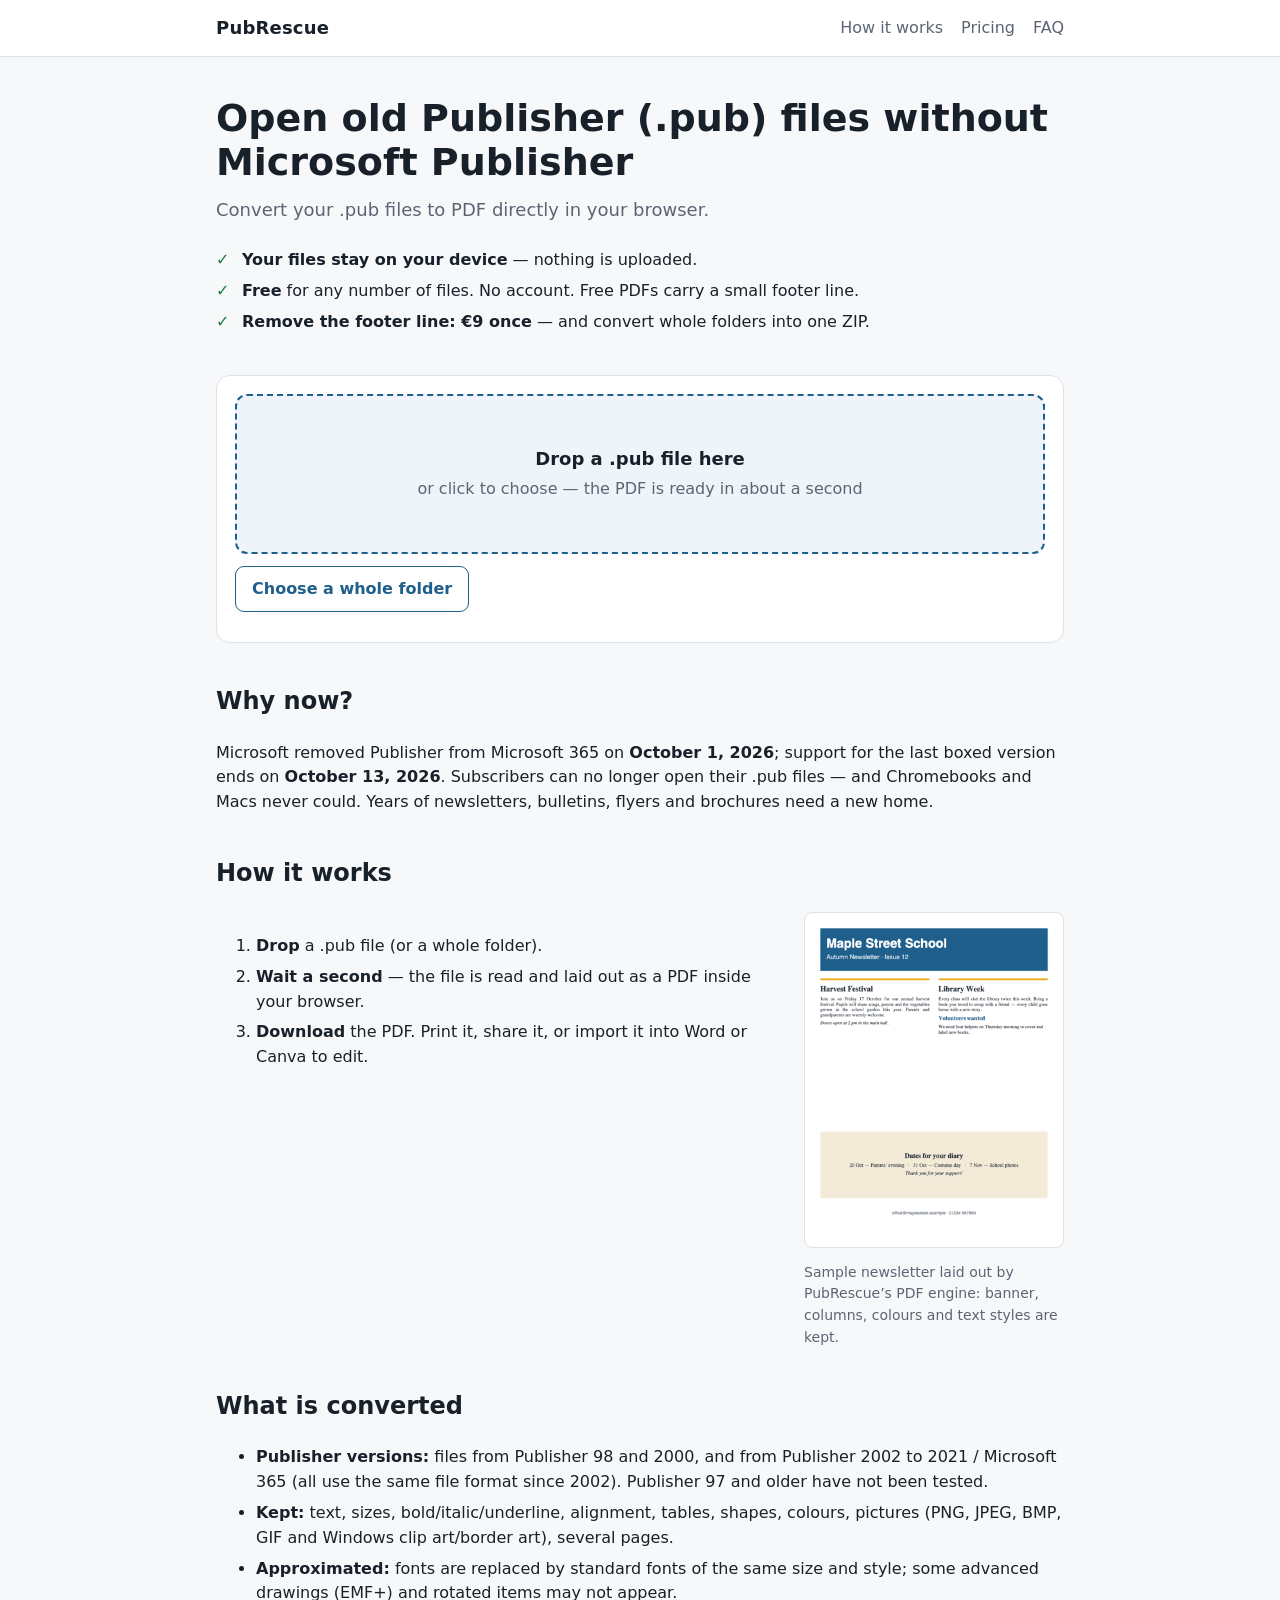
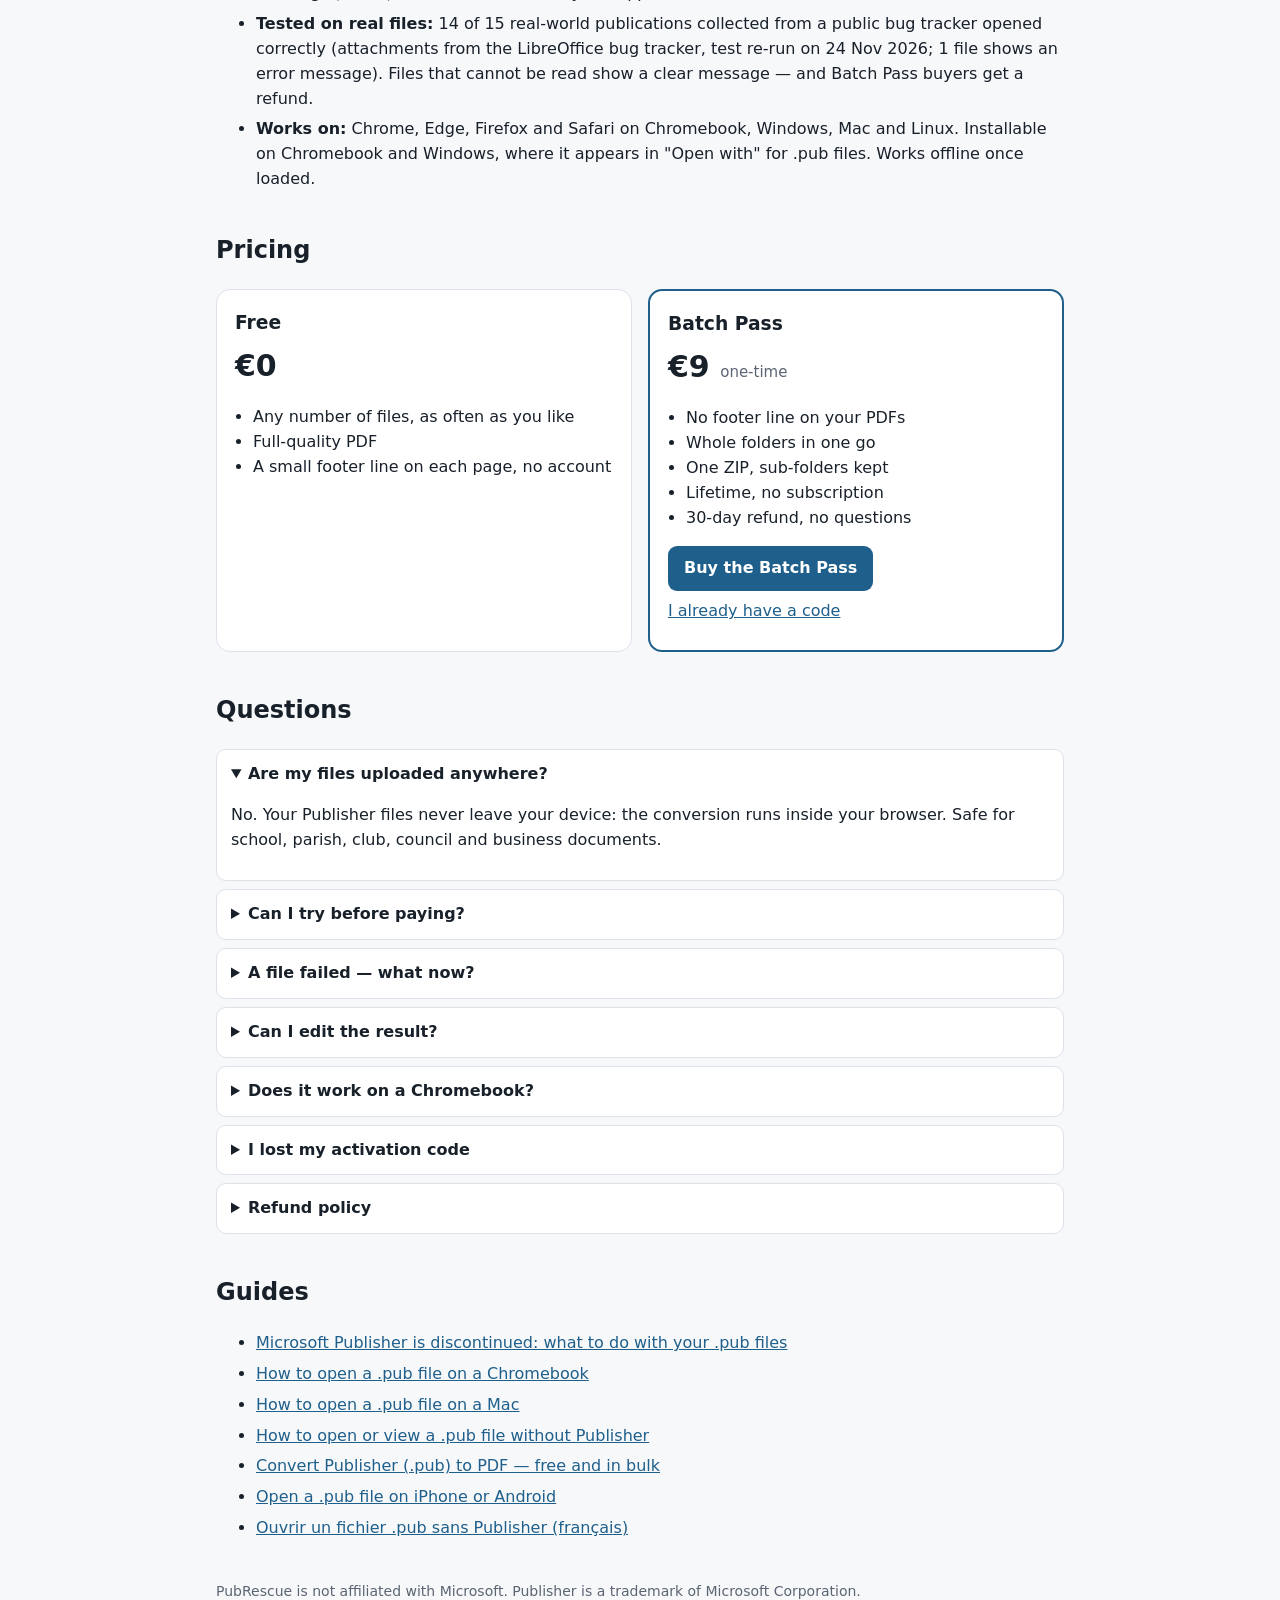
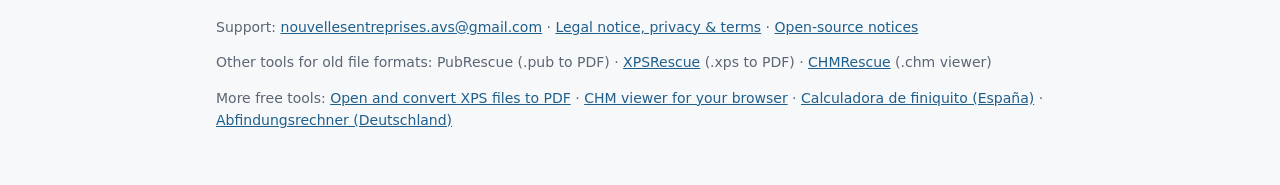
<file: index.html>
<!doctype html>
<html lang="en">
<head>
<meta charset="utf-8">
<meta name="viewport" content="width=device-width, initial-scale=1">
<title>Open Publisher (.pub) files without Publisher — free PDF converter | PubRescue</title>
<meta name="description" content="Open old Microsoft Publisher (.pub) files without Publisher. Convert them to PDF in your browser — your files stay on your device. Free with a small footer line on each page; €9 one-time removes it and unlocks whole folders.">
<link rel="canonical" href="https://ycmmm-hub.github.io/pubrescue/">
<link rel="manifest" href="manifest.webmanifest">
<link rel="icon" href="icons/icon-192.png">
<meta name="theme-color" content="#1f5f8b">
<link rel="stylesheet" href="css/app.css">
<script type="application/ld+json">
{"@context":"https://schema.org","@type":"SoftwareApplication","name":"PubRescue","applicationCategory":"UtilitiesApplication","operatingSystem":"Web browser (ChromeOS, Windows, macOS, Linux)","offers":[{"@type":"Offer","price":"0","priceCurrency":"EUR","description":"Convert .pub files to PDF, free, with a small footer line on each page"},{"@type":"Offer","price":"9","priceCurrency":"EUR","description":"Batch Pass: whole folders to a ZIP of PDFs"}]}
</script>
</head>
<body>
<header class="top">
  <div class="wrap">
    <strong class="logo">PubRescue</strong>
    <nav><a href="#how">How it works</a><a href="#pricing">Pricing</a><a href="#faq">FAQ</a></nav>
  </div>
</header>

<main class="wrap">
  <section class="hero">
    <h1>Open old Publisher (.pub) files without Microsoft Publisher</h1>
    <p class="lead">Convert your .pub files to PDF directly in your browser.</p>
    <ul class="promises">
      <li><b>Your files stay on your device</b> — nothing is uploaded.</li>
      <li><b>Free</b> for any number of files. No account. Free PDFs carry a small footer line.</li>
      <li><b>Remove the footer line: <span class="price-copy">€9</span> once</b> — and convert whole folders into one ZIP.</li>
    </ul>
  </section>

  <section id="tool" class="tool" aria-label="Converter">
    <label id="drop" class="drop" for="pick">
      <span class="drop-title">Drop a .pub file here</span>
      <span class="drop-sub">or click to choose — the PDF is ready in about a second</span>
      <input id="pick" type="file" accept=".pub" multiple hidden>
    </label>
    <div class="tool-actions">
      <label class="btn ghost">Choose a whole folder<input id="pick-folder" type="file" webkitdirectory multiple hidden></label>
      <button id="unlock-all" class="btn" hidden>Convert all — Batch Pass</button>
      <button id="download-all" class="btn" hidden>Download all as ZIP</button>
    </div>
    <p id="summary" class="summary" aria-live="polite"></p>
    <p id="skipped" class="summary"></p>
    <ul id="files" class="files"></ul>
    <p id="license-state" class="ok-msg"></p>
  </section>

  <section class="why">
    <h2>Why now?</h2>
    <p>Microsoft removed Publisher from Microsoft 365 on <b>October 1, 2026</b>; support for the last boxed version ends on <b>October 13, 2026</b>. Subscribers can no longer open their .pub files — and Chromebooks and Macs never could. Years of newsletters, bulletins, flyers and brochures need a new home.</p>
  </section>

  <section id="how" class="how">
    <h2>How it works</h2>
    <div class="example">
      <ol class="steps">
        <li><b>Drop</b> a .pub file (or a whole folder).</li>
        <li><b>Wait a second</b> — the file is read and laid out as a PDF inside your browser.</li>
        <li><b>Download</b> the PDF. Print it, share it, or import it into Word or Canva to edit.</li>
      </ol>
      <figure>
        <img src="img/example-result.png" width="402" height="520" alt="Example PDF produced by PubRescue: a school newsletter with a coloured banner, two columns of text and a highlighted box">
        <figcaption>Sample newsletter laid out by PubRescue’s PDF engine: banner, columns, colours and text styles are kept.</figcaption>
      </figure>
    </div>
  </section>

  <section class="specs">
    <h2>What is converted</h2>
    <ul>
      <li><b>Publisher versions:</b> files from Publisher 98 and 2000, and from Publisher 2002 to 2021 / Microsoft 365 (all use the same file format since 2002). Publisher 97 and older have not been tested.</li>
      <li><b>Kept:</b> text, sizes, bold/italic/underline, alignment, tables, shapes, colours, pictures (PNG, JPEG, BMP, GIF and Windows clip art/border art), several pages.</li>
      <li><b>Approximated:</b> fonts are replaced by standard fonts of the same size and style; some advanced drawings (EMF+) and rotated items may not appear.</li>
      <li><b>Tested on real files:</b> 14 of 15 real-world publications collected from a public bug tracker opened correctly (attachments from the LibreOffice bug tracker, test re-run on 24 Nov 2026; 1 file shows an error message). Files that cannot be read show a clear message — and Batch Pass buyers get a refund.</li>
      <li><b>Works on:</b> Chrome, Edge, Firefox and Safari on Chromebook, Windows, Mac and Linux. Installable on Chromebook and Windows, where it appears in "Open with" for .pub files. Works offline once loaded.</li>
    </ul>
  </section>

  <section id="pricing" class="pricing">
    <h2>Pricing</h2>
    <div class="plans">
      <div class="plan">
        <h3>Free</h3>
        <p class="amount">€0</p>
        <ul><li>Any number of files, as often as you like</li><li>Full-quality PDF</li><li>A small footer line on each page, no account</li></ul>
      </div>
      <div class="plan featured">
        <h3>Batch Pass</h3>
        <p class="amount"><span class="price-copy">€9</span> <small>one-time</small></p>
        <ul><li>No footer line on your PDFs</li><li>Whole folders in one go</li><li>One ZIP, sub-folders kept</li><li>Lifetime, no subscription</li><li>30-day refund, no questions</li></ul>
        <a id="buy" class="btn" href="#" target="_blank" rel="noopener">Buy the Batch Pass</a>
        <button id="have-code" class="link">I already have a code</button>
      </div>
    </div>
  </section>

  <section id="faq" class="faq">
    <h2>Questions</h2>
    <details open><summary>Are my files uploaded anywhere?</summary><p>No. Your Publisher files never leave your device: the conversion runs inside your browser. Safe for school, parish, club, council and business documents.</p></details>
    <details><summary>Can I try before paying?</summary><p>Yes — convert as many files as you want for free; each PDF carries a small footer line. The Batch Pass removes it and converts whole folders into one ZIP.</p></details>
    <details><summary>A file failed — what now?</summary><p>Some damaged or unusual files cannot be read yet. If you bought the Batch Pass and it does not work for your files, you get a full refund.</p></details>
    <details><summary>Can I edit the result?</summary><p>The PDF keeps your layout for reading, printing and archiving. To edit, open the PDF in Word, or import it into Canva or Google Docs.</p></details>
    <details><summary>Does it work on a Chromebook?</summary><p>Yes. In Chrome, click the install icon in the address bar: PubRescue then appears in "Open with" for .pub files in the Files app.</p></details>
    <details><summary>I lost my activation code</summary><p>Write to support with the e-mail used for payment and we send it again.</p></details>
    <details><summary>Refund policy</summary><p>Full refund within 30 days of purchase, for any reason — reply to your Stripe receipt or write to support.</p></details>
  </section>

  <section class="guides">
    <h2>Guides</h2>
    <ul>
      <li><a href="microsoft-publisher-discontinued.html">Microsoft Publisher is discontinued: what to do with your .pub files</a></li>
      <li><a href="open-pub-file-on-chromebook.html">How to open a .pub file on a Chromebook</a></li>
      <li><a href="open-pub-file-on-mac.html">How to open a .pub file on a Mac</a></li>
      <li><a href="open-pub-file-without-publisher.html">How to open or view a .pub file without Publisher</a></li>
      <li><a href="convert-publisher-to-pdf.html">Convert Publisher (.pub) to PDF — free and in bulk</a></li>
      <li><a href="open-pub-file-on-phone.html">Open a .pub file on iPhone or Android</a></li>
      <li><a href="ouvrir-fichier-publisher-sans-publisher.html" hreflang="fr">Ouvrir un fichier .pub sans Publisher (français)</a></li>
    </ul>
  </section>
</main>

<footer class="wrap foot">
  <p>PubRescue is not affiliated with Microsoft. Publisher is a trademark of Microsoft Corporation.</p>
  <p>Support: <a href="mailto:nouvellesentreprises.avs@gmail.com">nouvellesentreprises.avs@gmail.com</a> · <a href="legal.html">Legal notice, privacy &amp; terms</a> · <a href="third-party-notices.html">Open-source notices</a></p>
  <p class="studio-links">Other tools for old file formats: PubRescue (.pub to PDF) · <a href="https://ycmmm-hub.github.io/xpsrescue/">XPSRescue</a> (.xps to PDF) · <a href="https://ycmmm-hub.github.io/chmrescue/">CHMRescue</a> (.chm viewer)</p>
  <p class="more-tools">More free tools: <a href="https://ycmmm-hub.github.io/xpsrescue/">Open and convert XPS files to PDF</a> · <a href="https://ycmmm-hub.github.io/chmrescue/">CHM viewer for your browser</a> · <a href="https://ycmmm-hub.github.io/finiquito/">Calculadora de finiquito (España)</a> · <a href="https://ycmmm-hub.github.io/abfindung/">Abfindungsrechner (Deutschland)</a></p>
</footer>

<div id="paywall" class="modal" hidden>
  <div class="card" role="dialog" aria-labelledby="pw-title">
    <h2 id="pw-title">Remove the footer line, convert whole folders</h2>
    <p>The free version adds a small footer line to each page. The <b>Batch Pass</b> removes it, converts every file you drop and gives you one ZIP with your folders kept — one payment, no subscription, 30-day refund.</p>
    <a id="paywall-buy" class="btn" href="#" target="_blank" rel="noopener">Buy for <span class="price-copy">€9</span></a>
    <form id="activate">
      <label for="code">Already paid? Enter the activation code shown after payment:</label>
      <div class="row"><input id="code" autocomplete="off" spellcheck="false" placeholder="PUBR-XXXX-XXXX"><button class="btn ghost" type="submit">Activate</button></div>
      <p id="code-msg" class="code-msg" aria-live="polite"></p>
    </form>
    <button id="close-paywall" class="link">Not now</button>
  </div>
</div>

<script type="module" src="js/app.js"></script>
</body>
</html>
</file>
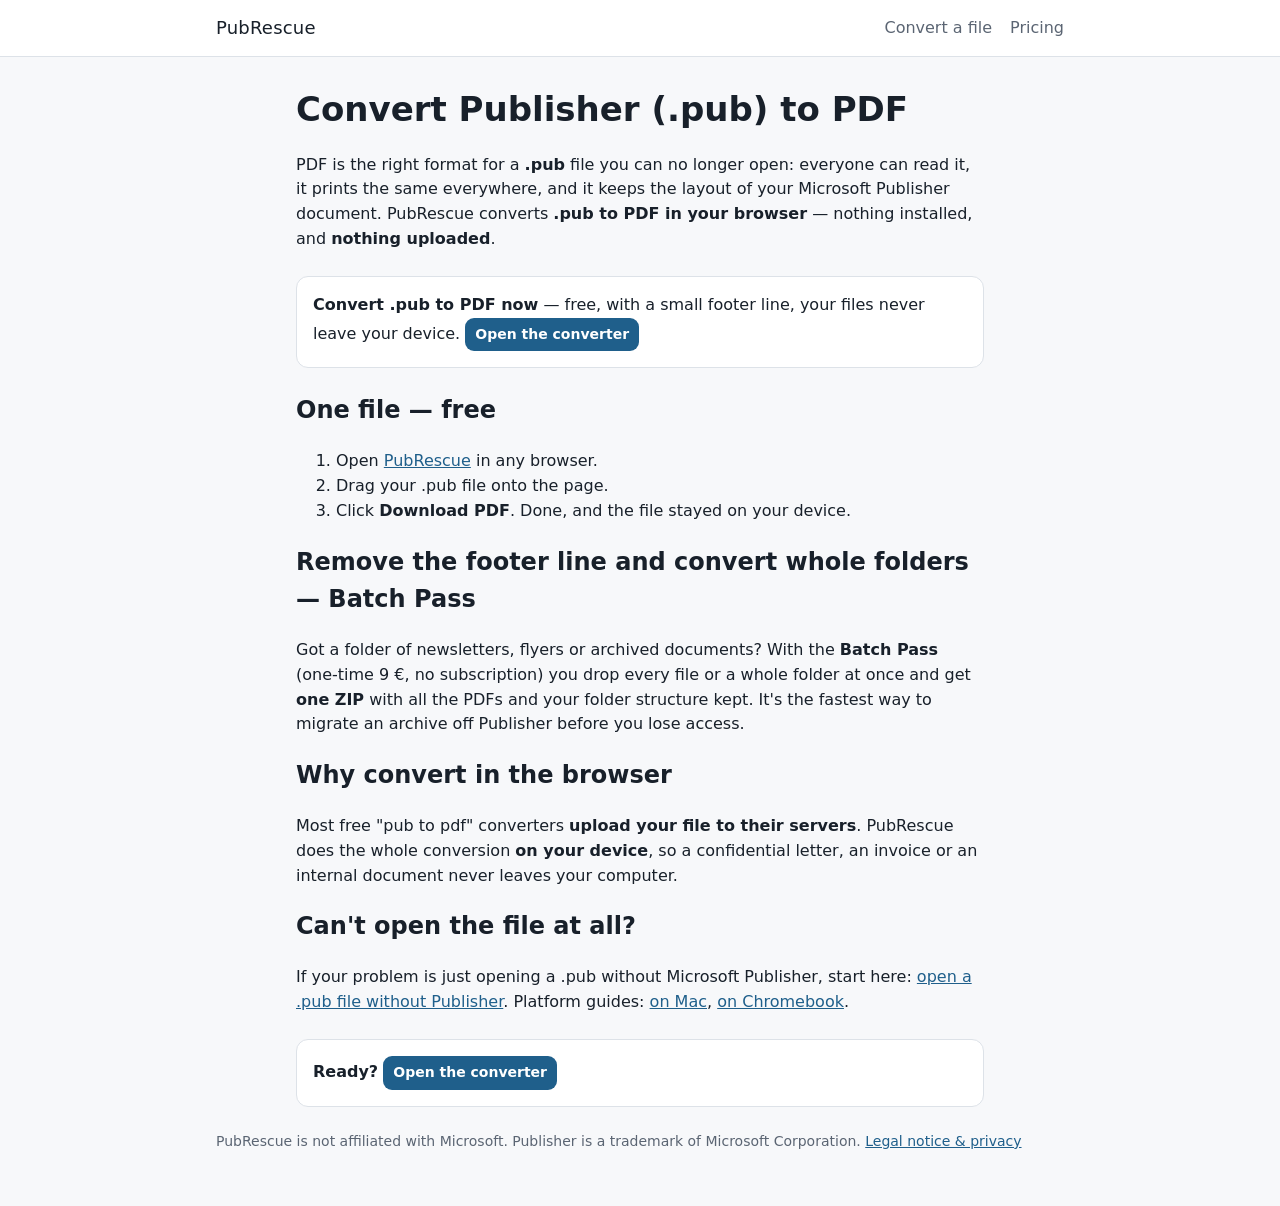
<file: convert-publisher-to-pdf.html>
<!doctype html>
<html lang="en">
<head>
<meta charset="utf-8">
<meta name="viewport" content="width=device-width, initial-scale=1">
<title>Convert Publisher (.pub) to PDF — Free, and in Bulk</title>
<meta name="description" content="Convert Microsoft Publisher .pub files to PDF in your browser. One file is free; convert many files or whole folders at once with the Batch Pass. Nothing is uploaded — the conversion is local.">
<link rel="canonical" href="https://ycmmm-hub.github.io/pubrescue/convert-publisher-to-pdf.html">
<link rel="icon" href="icons/icon-192.png">
<link rel="stylesheet" href="css/app.css">
<meta property="og:title" content="Convert Publisher (.pub) to PDF — free and in bulk">
<meta property="og:description" content="Convert .pub files to PDF in your browser. One file free, whole folders with the Batch Pass. Nothing uploaded.">
<meta property="og:type" content="website">
<meta property="og:url" content="https://ycmmm-hub.github.io/pubrescue/convert-publisher-to-pdf.html">
<script type="application/ld+json">
{
  "@context": "https://schema.org",
  "@graph": [
    {
      "@type": "HowTo",
      "name": "Convert Publisher to PDF",
      "description": "Convert a Microsoft Publisher (.pub) file to PDF in the browser, free, with a small footer line removed by the one-time Batch Pass.",
      "totalTime": "PT1M",
      "step": [
        { "@type": "HowToStep", "position": 1, "name": "Open PubRescue", "text": "Open PubRescue in any browser." },
        { "@type": "HowToStep", "position": 2, "name": "Drop your .pub files", "text": "Drag one file, several files, or a whole folder onto the page." },
        { "@type": "HowToStep", "position": 3, "name": "Get your PDFs", "text": "Download a single PDF for free, or one ZIP with every PDF and the folder structure kept, with the Batch Pass." }
      ]
    },
    {
      "@type": "FAQPage",
      "mainEntity": [
        { "@type": "Question", "name": "How do I convert a Publisher file to PDF?", "acceptedAnswer": { "@type": "Answer", "text": "Open PubRescue, drop the .pub file, and download the PDF. It runs in your browser — no Publisher and no install needed." } },
        { "@type": "Question", "name": "Can I convert .pub to PDF for free?", "acceptedAnswer": { "@type": "Answer", "text": "Yes. Converting is free; each PDF carries a small footer line. The Batch Pass, a one-time 9 € payment with no subscription, removes it and converts whole folders at once into one ZIP." } },
        { "@type": "Question", "name": "Can I convert many .pub files in bulk?", "acceptedAnswer": { "@type": "Answer", "text": "Yes. With the Batch Pass you can drop several files or a whole folder and get one ZIP that keeps your folder structure." } },
        { "@type": "Question", "name": "Are my files uploaded?", "acceptedAnswer": { "@type": "Answer", "text": "No. The conversion is local, inside your browser. Your files never leave your device." } }
      ]
    }
  ]
}
</script>
</head>
<body>
<header class="top"><div class="wrap"><a class="logo" href="index.html" style="text-decoration:none;color:inherit">PubRescue</a><nav><a href="index.html#tool">Convert a file</a><a href="index.html#pricing">Pricing</a></nav></div></header>
<main class="wrap article">
<h1>Convert Publisher (.pub) to PDF</h1>
<p>PDF is the right format for a <b>.pub</b> file you can no longer open: everyone can read it, it prints the same everywhere, and it keeps the layout of your Microsoft&nbsp;Publisher document. PubRescue converts <b>.pub to PDF in your browser</b> — nothing installed, and <b>nothing uploaded</b>.</p>

<div class="cta"><b>Convert .pub to PDF now</b> — free, with a small footer line, your files never leave your device. <a class="btn small" href="index.html#tool">Open the converter</a></div>

<h2>One file — free</h2>
<ol>
<li>Open <a href="index.html">PubRescue</a> in any browser.</li>
<li>Drag your .pub file onto the page.</li>
<li>Click <b>Download PDF</b>. Done, and the file stayed on your device.</li>
</ol>

<h2>Remove the footer line and convert whole folders — Batch Pass</h2>
<p>Got a folder of newsletters, flyers or archived documents? With the <b>Batch&nbsp;Pass</b> (one-time 9&nbsp;€, no subscription) you drop every file or a whole folder at once and get <b>one ZIP</b> with all the PDFs and your folder structure kept. It's the fastest way to migrate an archive off Publisher before you lose access.</p>

<h2>Why convert in the browser</h2>
<p>Most free "pub to pdf" converters <b>upload your file to their servers</b>. PubRescue does the whole conversion <b>on your device</b>, so a confidential letter, an invoice or an internal document never leaves your computer.</p>

<h2>Can't open the file at all?</h2>
<p>If your problem is just opening a .pub without Microsoft Publisher, start here: <a href="open-pub-file-without-publisher.html">open a .pub file without Publisher</a>. Platform guides: <a href="open-pub-file-on-mac.html">on Mac</a>, <a href="open-pub-file-on-chromebook.html">on Chromebook</a>.</p>

<div class="cta"><b>Ready?</b> <a class="btn small" href="index.html#tool">Open the converter</a></div>
</main>
<footer class="wrap foot"><p>PubRescue is not affiliated with Microsoft. Publisher is a trademark of Microsoft Corporation. <a href="legal.html">Legal notice &amp; privacy</a></p></footer>
<script type="module" src="js/track.js"></script>
</body>
</html>
</file>
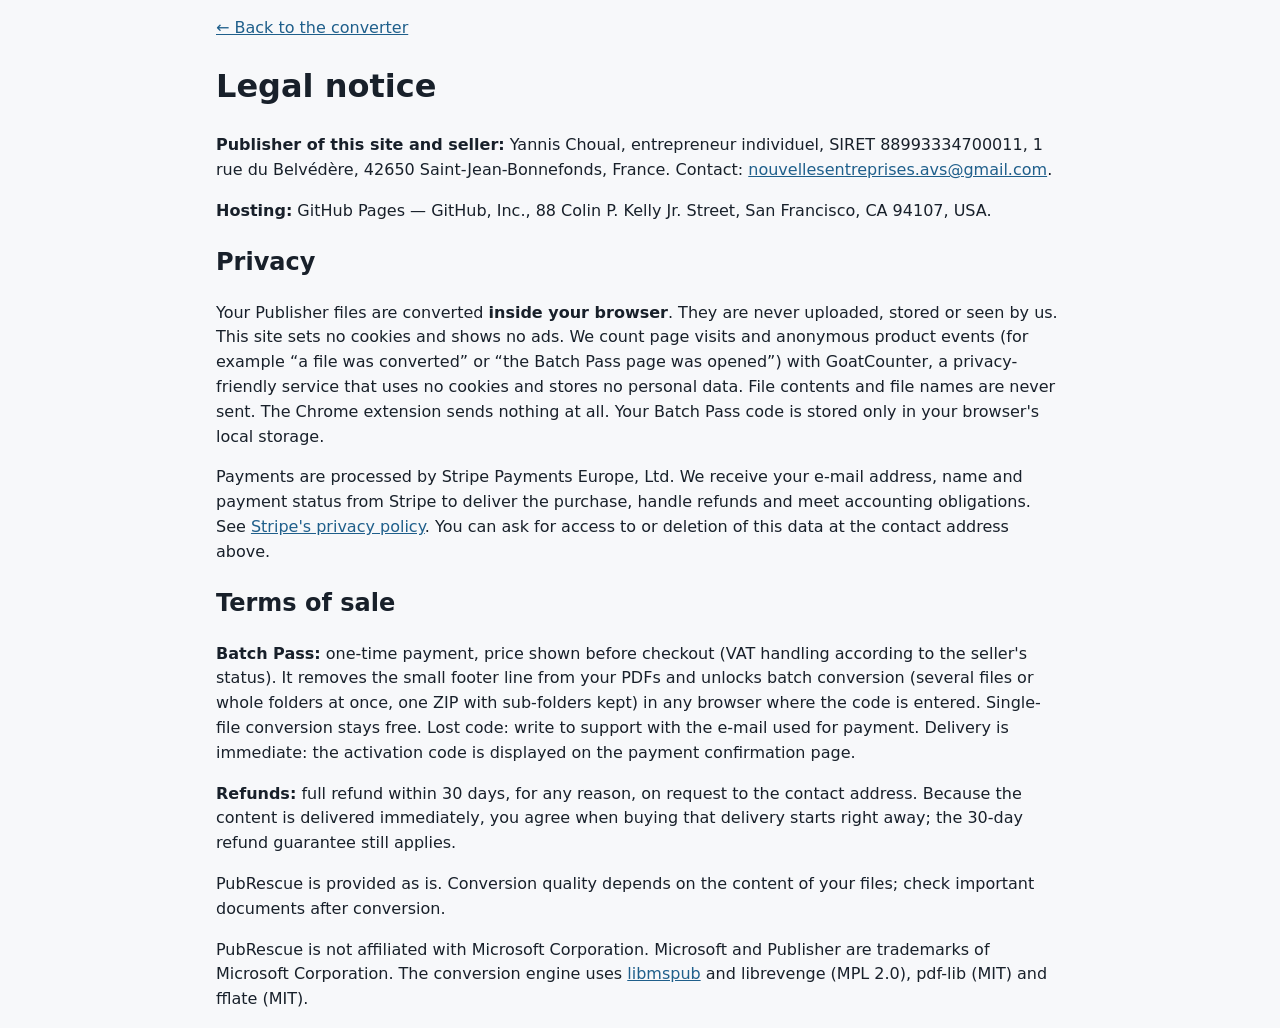
<file: legal.html>
<!doctype html>
<html lang="en">
<head>
<meta charset="utf-8">
<meta name="viewport" content="width=device-width, initial-scale=1">
<title>PubRescue — Legal notice and privacy</title>
<link rel="stylesheet" href="css/app.css">
</head>
<body>
<main class="wrap">
  <p><a href="index.html">← Back to the converter</a></p>
  <h1>Legal notice</h1>
  <p><b>Publisher of this site and seller:</b> Yannis Choual, entrepreneur individuel, SIRET 88993334700011, 1 rue du Belvédère, 42650 Saint-Jean-Bonnefonds, France. Contact: <a href="mailto:nouvellesentreprises.avs@gmail.com">nouvellesentreprises.avs@gmail.com</a>.</p>
  <p><b>Hosting:</b> GitHub Pages — GitHub, Inc., 88 Colin P. Kelly Jr. Street, San Francisco, CA 94107, USA.</p>

  <h2>Privacy</h2>
  <p>Your Publisher files are converted <b>inside your browser</b>. They are never uploaded, stored or seen by us. This site sets no cookies and shows no ads. We count page visits and anonymous product events (for example “a file was converted” or “the Batch Pass page was opened”) with GoatCounter, a privacy-friendly service that uses no cookies and stores no personal data. File contents and file names are never sent. The Chrome extension sends nothing at all. Your Batch Pass code is stored only in your browser's local storage.</p>
  <p>Payments are processed by Stripe Payments Europe, Ltd. We receive your e-mail address, name and payment status from Stripe to deliver the purchase, handle refunds and meet accounting obligations. See <a href="https://stripe.com/privacy">Stripe's privacy policy</a>. You can ask for access to or deletion of this data at the contact address above.</p>

  <h2>Terms of sale</h2>
  <p><b>Batch Pass:</b> one-time payment, price shown before checkout (VAT handling according to the seller's status). It removes the small footer line from your PDFs and unlocks batch conversion (several files or whole folders at once, one ZIP with sub-folders kept) in any browser where the code is entered. Single-file conversion stays free. Lost code: write to support with the e-mail used for payment. Delivery is immediate: the activation code is displayed on the payment confirmation page.</p>
  <p><b>Refunds:</b> full refund within 30 days, for any reason, on request to the contact address. Because the content is delivered immediately, you agree when buying that delivery starts right away; the 30-day refund guarantee still applies.</p>
  <p>PubRescue is provided as is. Conversion quality depends on the content of your files; check important documents after conversion.</p>
  <p>PubRescue is not affiliated with Microsoft Corporation. Microsoft and Publisher are trademarks of Microsoft Corporation. The conversion engine uses <a href="https://wiki.documentfoundation.org/DLP/Libraries/libmspub">libmspub</a> and librevenge (MPL 2.0), pdf-lib (MIT) and fflate (MIT).</p>
</main>
</body>
</html>
</file>
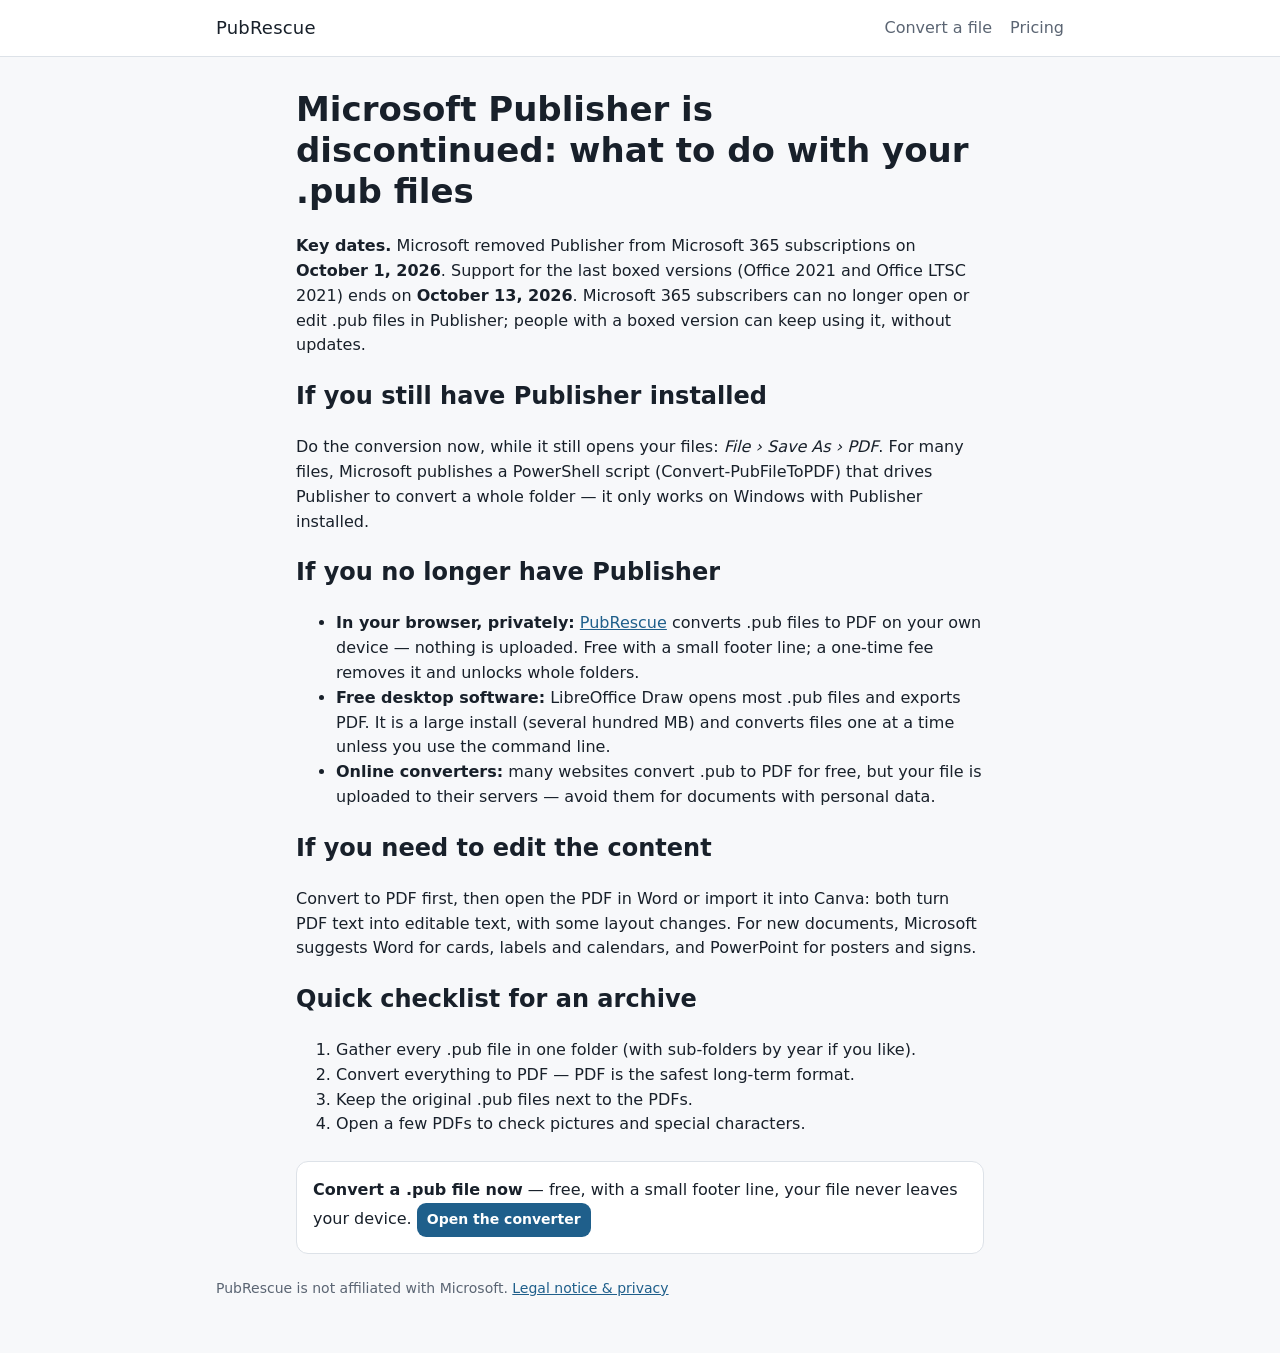
<file: microsoft-publisher-discontinued.html>
<!doctype html>
<html lang="en">
<head>
<meta charset="utf-8">
<meta name="viewport" content="width=device-width, initial-scale=1">
<title>Microsoft Publisher is discontinued: what to do with your .pub files | PubRescue</title>
<meta name="description" content="Publisher left Microsoft 365 on October 1, 2026. Here is what happens to your .pub files and the free and paid ways to keep reading, printing and editing them.">
<link rel="canonical" href="https://ycmmm-hub.github.io/pubrescue/microsoft-publisher-discontinued.html">
<link rel="icon" href="icons/icon-192.png">
<link rel="stylesheet" href="css/app.css">
</head>
<body>
<header class="top"><div class="wrap"><a class="logo" href="index.html" style="text-decoration:none;color:inherit">PubRescue</a><nav><a href="index.html#tool">Convert a file</a><a href="index.html#pricing">Pricing</a></nav></div></header>
<main class="wrap article">
<h1>Microsoft Publisher is discontinued: what to do with your .pub files</h1>
<p><b>Key dates.</b> Microsoft removed Publisher from Microsoft 365 subscriptions on <b>October 1, 2026</b>. Support for the last boxed versions (Office 2021 and Office LTSC 2021) ends on <b>October 13, 2026</b>. Microsoft 365 subscribers can no longer open or edit .pub files in Publisher; people with a boxed version can keep using it, without updates.</p>
<h2>If you still have Publisher installed</h2>
<p>Do the conversion now, while it still opens your files: <i>File › Save As › PDF</i>. For many files, Microsoft publishes a PowerShell script (Convert-PubFileToPDF) that drives Publisher to convert a whole folder — it only works on Windows with Publisher installed.</p>
<h2>If you no longer have Publisher</h2>
<ul>
<li><b>In your browser, privately:</b> <a href="index.html">PubRescue</a> converts .pub files to PDF on your own device — nothing is uploaded. Free with a small footer line; a one-time fee removes it and unlocks whole folders.</li>
<li><b>Free desktop software:</b> LibreOffice Draw opens most .pub files and exports PDF. It is a large install (several hundred MB) and converts files one at a time unless you use the command line.</li>
<li><b>Online converters:</b> many websites convert .pub to PDF for free, but your file is uploaded to their servers — avoid them for documents with personal data.</li>
</ul>
<h2>If you need to edit the content</h2>
<p>Convert to PDF first, then open the PDF in Word or import it into Canva: both turn PDF text into editable text, with some layout changes. For new documents, Microsoft suggests Word for cards, labels and calendars, and PowerPoint for posters and signs.</p>
<h2>Quick checklist for an archive</h2>
<ol><li>Gather every .pub file in one folder (with sub-folders by year if you like).</li><li>Convert everything to PDF — PDF is the safest long-term format.</li><li>Keep the original .pub files next to the PDFs.</li><li>Open a few PDFs to check pictures and special characters.</li></ol>
<div class="cta"><b>Convert a .pub file now</b> — free, with a small footer line, your file never leaves your device. <a class="btn small" href="index.html#tool">Open the converter</a></div>
</main>
<footer class="wrap foot"><p>PubRescue is not affiliated with Microsoft. <a href="legal.html">Legal notice &amp; privacy</a></p></footer>
<script type="module" src="js/track.js"></script>
</body>
</html>
</file>
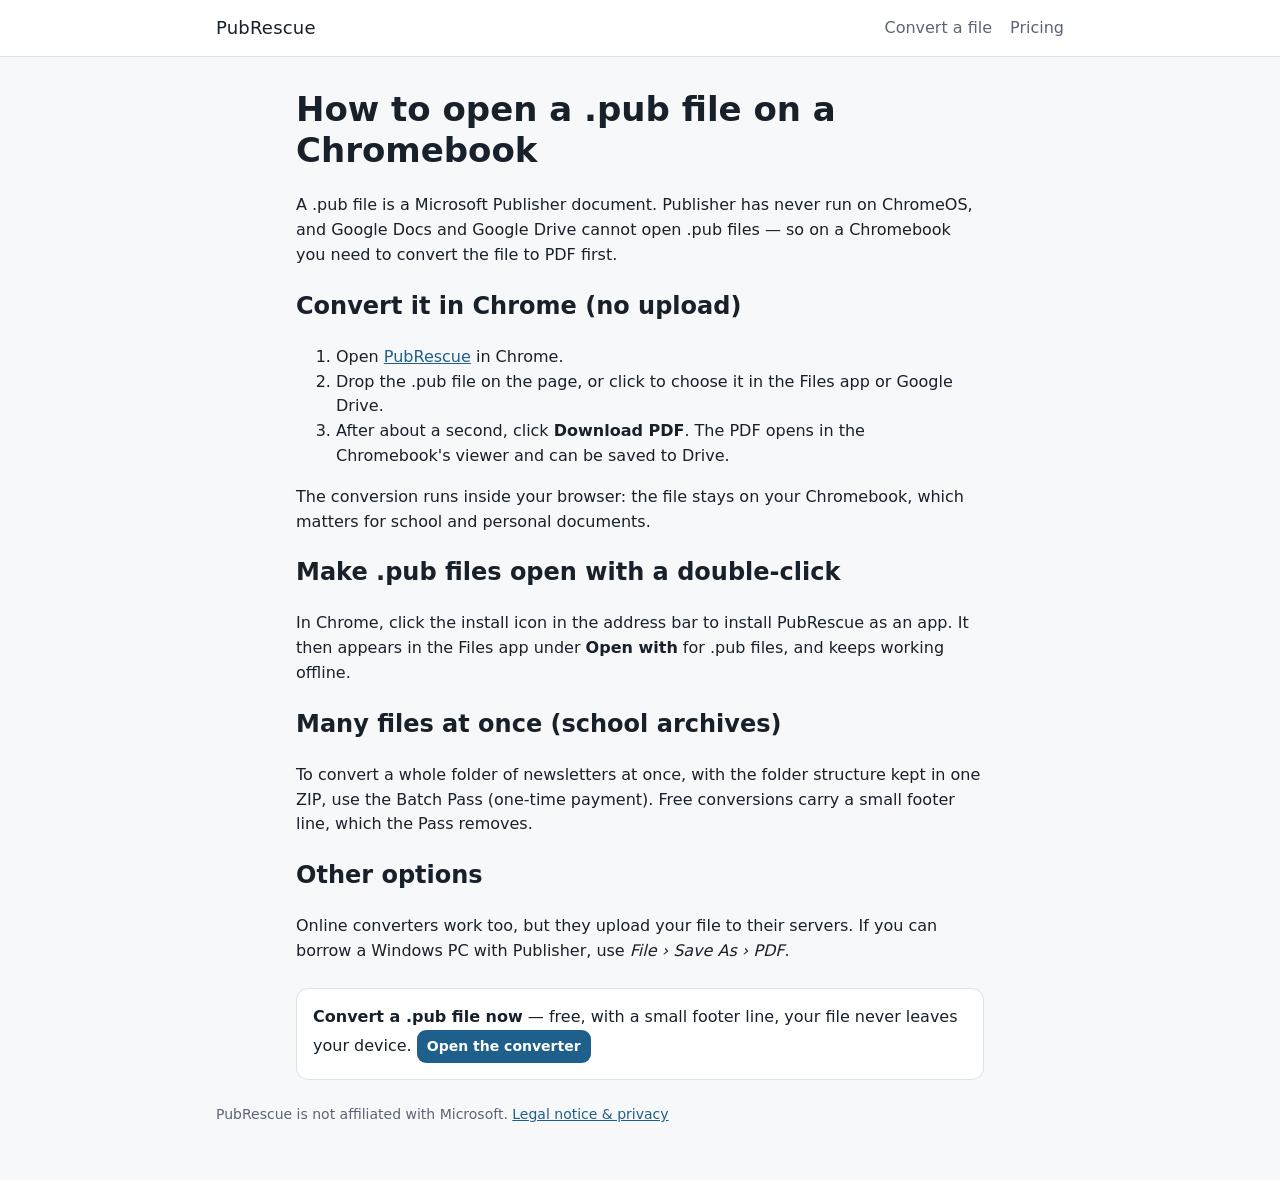
<file: open-pub-file-on-chromebook.html>
<!doctype html>
<html lang="en">
<head>
<meta charset="utf-8">
<meta name="viewport" content="width=device-width, initial-scale=1">
<title>How to open a .pub (Publisher) file on a Chromebook | PubRescue</title>
<meta name="description" content="Chromebooks cannot run Microsoft Publisher. Here is how to open and convert a .pub file to PDF on ChromeOS, privately and for free.">
<link rel="canonical" href="https://ycmmm-hub.github.io/pubrescue/open-pub-file-on-chromebook.html">
<link rel="icon" href="icons/icon-192.png">
<link rel="stylesheet" href="css/app.css">
</head>
<body>
<header class="top"><div class="wrap"><a class="logo" href="index.html" style="text-decoration:none;color:inherit">PubRescue</a><nav><a href="index.html#tool">Convert a file</a><a href="index.html#pricing">Pricing</a></nav></div></header>
<main class="wrap article">
<h1>How to open a .pub file on a Chromebook</h1>
<p>A .pub file is a Microsoft Publisher document. Publisher has never run on ChromeOS, and Google Docs and Google Drive cannot open .pub files — so on a Chromebook you need to convert the file to PDF first.</p>
<h2>Convert it in Chrome (no upload)</h2>
<ol><li>Open <a href="index.html">PubRescue</a> in Chrome.</li><li>Drop the .pub file on the page, or click to choose it in the Files app or Google Drive.</li><li>After about a second, click <b>Download PDF</b>. The PDF opens in the Chromebook's viewer and can be saved to Drive.</li></ol>
<p>The conversion runs inside your browser: the file stays on your Chromebook, which matters for school and personal documents.</p>
<h2>Make .pub files open with a double-click</h2>
<p>In Chrome, click the install icon in the address bar to install PubRescue as an app. It then appears in the Files app under <b>Open with</b> for .pub files, and keeps working offline.</p>
<h2>Many files at once (school archives)</h2>
<p>To convert a whole folder of newsletters at once, with the folder structure kept in one ZIP, use the Batch Pass (one-time payment). Free conversions carry a small footer line, which the Pass removes.</p>
<h2>Other options</h2>
<p>Online converters work too, but they upload your file to their servers. If you can borrow a Windows PC with Publisher, use <i>File › Save As › PDF</i>.</p>
<div class="cta"><b>Convert a .pub file now</b> — free, with a small footer line, your file never leaves your device. <a class="btn small" href="index.html#tool">Open the converter</a></div>
</main>
<footer class="wrap foot"><p>PubRescue is not affiliated with Microsoft. <a href="legal.html">Legal notice &amp; privacy</a></p></footer>
<script type="module" src="js/track.js"></script>
</body>
</html>
</file>
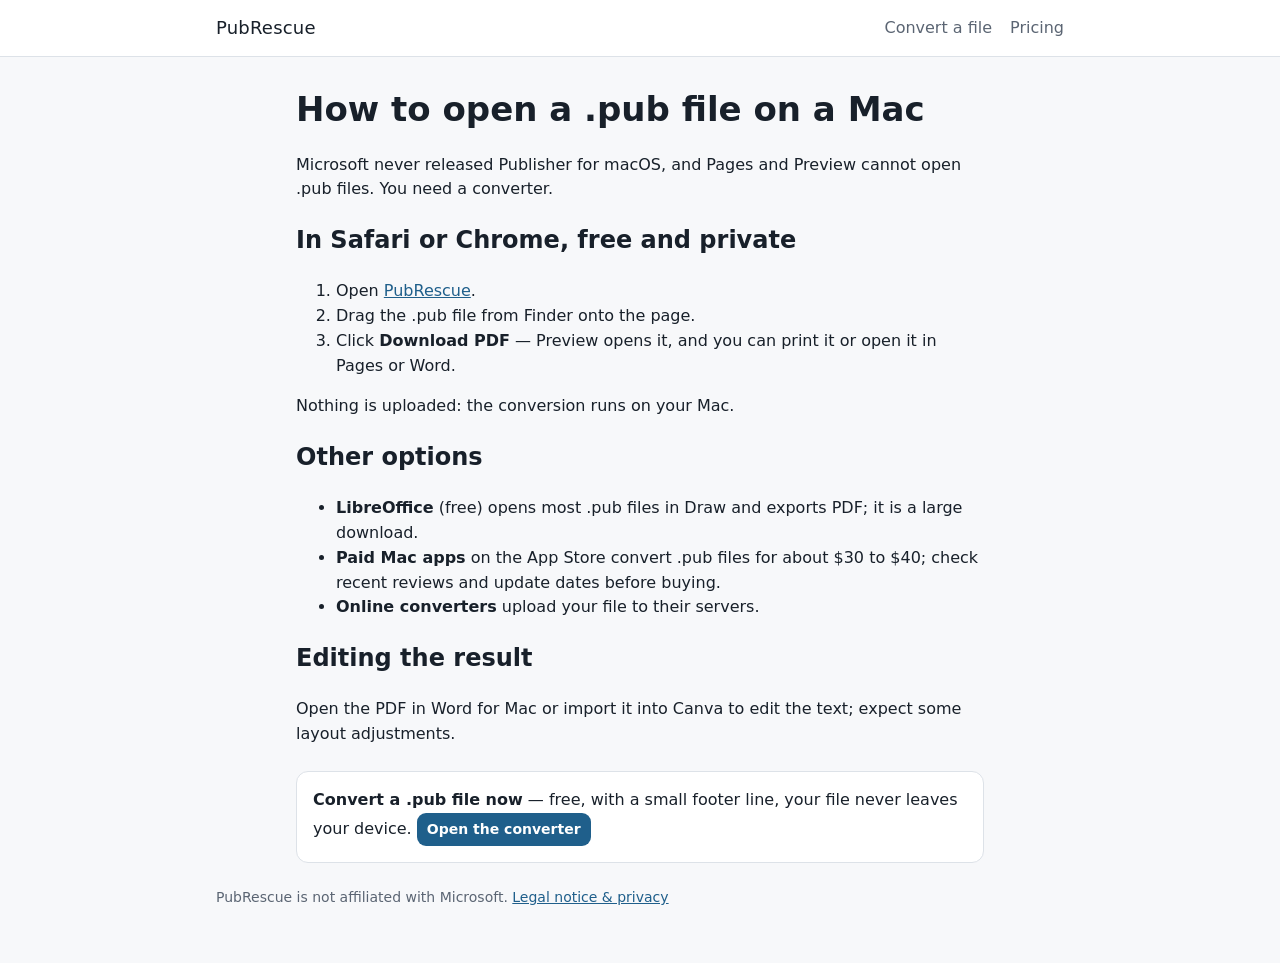
<file: open-pub-file-on-mac.html>
<!doctype html>
<html lang="en">
<head>
<meta charset="utf-8">
<meta name="viewport" content="width=device-width, initial-scale=1">
<title>How to open a .pub (Publisher) file on a Mac | PubRescue</title>
<meta name="description" content="Microsoft Publisher never existed for Mac. How to open or convert a .pub file to PDF on macOS: free in the browser, with LibreOffice, or with paid apps.">
<link rel="canonical" href="https://ycmmm-hub.github.io/pubrescue/open-pub-file-on-mac.html">
<link rel="icon" href="icons/icon-192.png">
<link rel="stylesheet" href="css/app.css">
</head>
<body>
<header class="top"><div class="wrap"><a class="logo" href="index.html" style="text-decoration:none;color:inherit">PubRescue</a><nav><a href="index.html#tool">Convert a file</a><a href="index.html#pricing">Pricing</a></nav></div></header>
<main class="wrap article">
<h1>How to open a .pub file on a Mac</h1>
<p>Microsoft never released Publisher for macOS, and Pages and Preview cannot open .pub files. You need a converter.</p>
<h2>In Safari or Chrome, free and private</h2>
<ol><li>Open <a href="index.html">PubRescue</a>.</li><li>Drag the .pub file from Finder onto the page.</li><li>Click <b>Download PDF</b> — Preview opens it, and you can print it or open it in Pages or Word.</li></ol>
<p>Nothing is uploaded: the conversion runs on your Mac.</p>
<h2>Other options</h2>
<ul><li><b>LibreOffice</b> (free) opens most .pub files in Draw and exports PDF; it is a large download.</li><li><b>Paid Mac apps</b> on the App Store convert .pub files for about $30 to $40; check recent reviews and update dates before buying.</li><li><b>Online converters</b> upload your file to their servers.</li></ul>
<h2>Editing the result</h2>
<p>Open the PDF in Word for Mac or import it into Canva to edit the text; expect some layout adjustments.</p>
<div class="cta"><b>Convert a .pub file now</b> — free, with a small footer line, your file never leaves your device. <a class="btn small" href="index.html#tool">Open the converter</a></div>
</main>
<footer class="wrap foot"><p>PubRescue is not affiliated with Microsoft. <a href="legal.html">Legal notice &amp; privacy</a></p></footer>
<script type="module" src="js/track.js"></script>
</body>
</html>
</file>
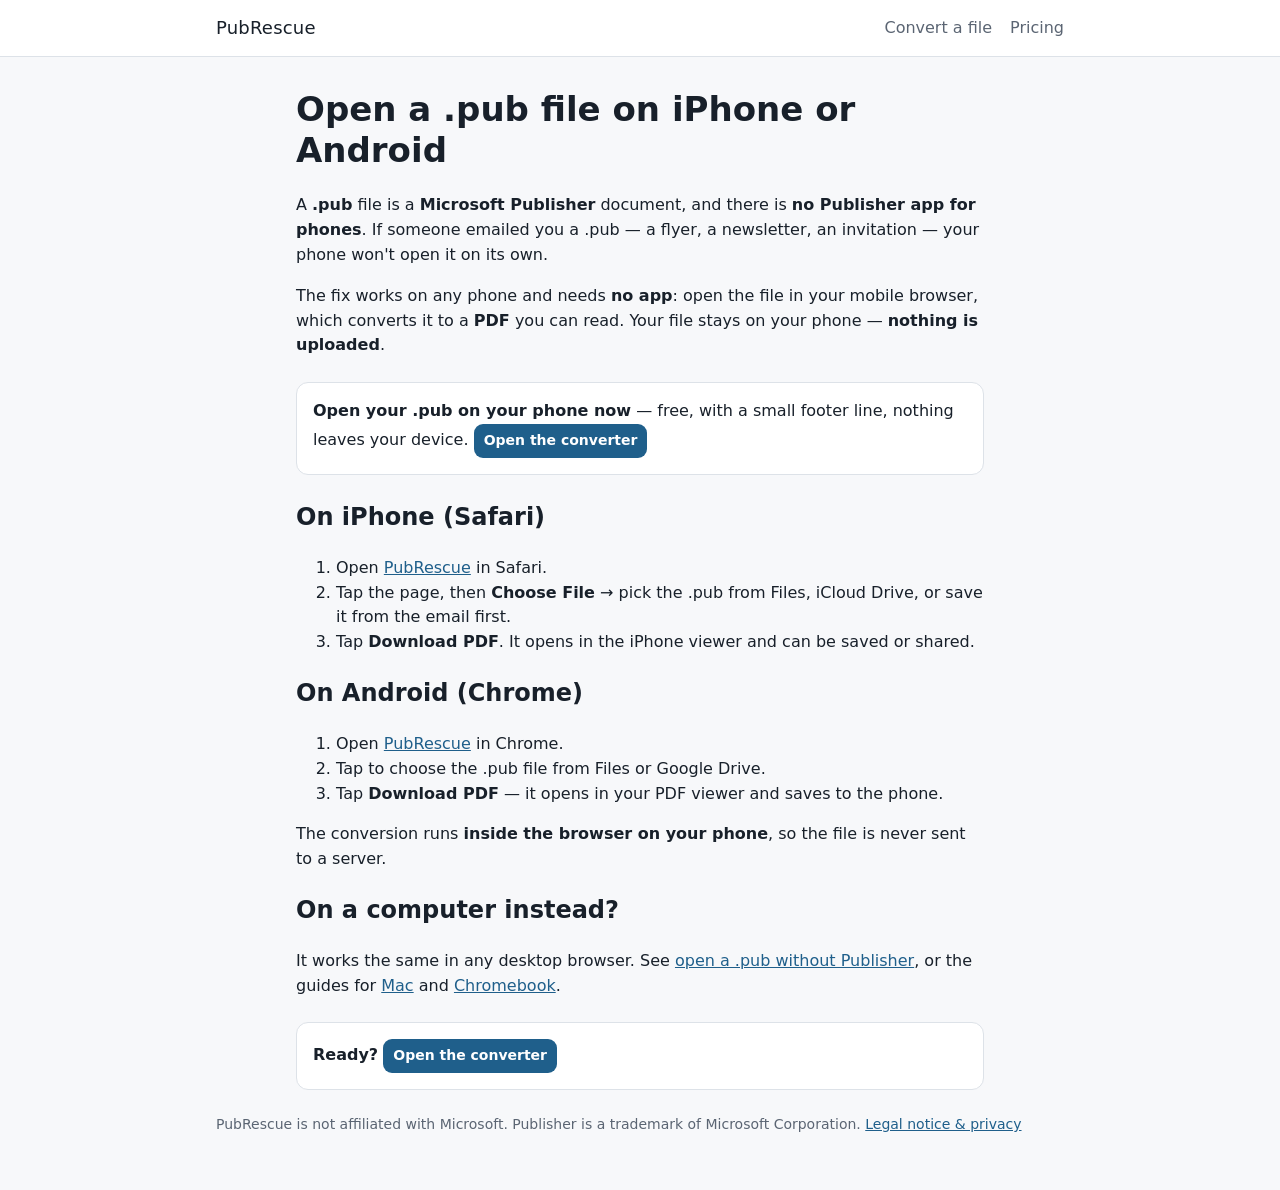
<file: open-pub-file-on-phone.html>
<!doctype html>
<html lang="en">
<head>
<meta charset="utf-8">
<meta name="viewport" content="width=device-width, initial-scale=1">
<title>Open a .pub File on iPhone or Android (free, in your browser)</title>
<meta name="description" content="Open a Microsoft Publisher .pub file on your phone — no app to install. Convert it to a PDF in your mobile browser on iPhone or Android, free, with a small footer line, nothing uploaded.">
<link rel="canonical" href="https://ycmmm-hub.github.io/pubrescue/open-pub-file-on-phone.html">
<link rel="icon" href="icons/icon-192.png">
<link rel="stylesheet" href="css/app.css">
<meta property="og:title" content="Open a .pub file on iPhone or Android">
<meta property="og:description" content="View a Microsoft Publisher .pub file on your phone by converting it to PDF in the browser. Free, no app, nothing uploaded.">
<meta property="og:type" content="website">
<meta property="og:url" content="https://ycmmm-hub.github.io/pubrescue/open-pub-file-on-phone.html">
<script type="application/ld+json">
{
  "@context": "https://schema.org",
  "@graph": [
    {
      "@type": "HowTo",
      "name": "Open a .pub file on a phone",
      "description": "Open a Microsoft Publisher (.pub) file on iPhone or Android by converting it to a PDF in the mobile browser, with no app and no upload.",
      "totalTime": "PT1M",
      "step": [
        { "@type": "HowToStep", "position": 1, "name": "Open the page in your phone browser", "text": "Open PubRescue in Safari (iPhone) or Chrome (Android)." },
        { "@type": "HowToStep", "position": 2, "name": "Pick the .pub file", "text": "Tap to choose the .pub file from Files, Drive or your email attachment." },
        { "@type": "HowToStep", "position": 3, "name": "Open the PDF", "text": "A PDF is produced in your browser and opens in your phone's viewer. Nothing is uploaded." }
      ]
    },
    {
      "@type": "FAQPage",
      "mainEntity": [
        { "@type": "Question", "name": "Can I open a .pub file on my iPhone?", "acceptedAnswer": { "@type": "Answer", "text": "Yes. There is no Publisher app for iPhone, but you can open PubRescue in Safari, pick the .pub file, and view the PDF it produces — no app to install." } },
        { "@type": "Question", "name": "Can I open a .pub file on Android?", "acceptedAnswer": { "@type": "Answer", "text": "Yes. Open PubRescue in Chrome on Android, choose the .pub file from Files or Drive, and it converts to a PDF you can view and save." } },
        { "@type": "Question", "name": "Do I need to install an app?", "acceptedAnswer": { "@type": "Answer", "text": "No. PubRescue runs in the mobile browser. There is nothing to install, and the file is not uploaded to any server." } },
        { "@type": "Question", "name": "Is it free?", "acceptedAnswer": { "@type": "Answer", "text": "Yes. Converting is free; each PDF carries a small footer line. The Batch Pass, a one-time 9 € payment with no subscription, removes it and converts whole folders at once into one ZIP." } }
      ]
    }
  ]
}
</script>
</head>
<body>
<header class="top"><div class="wrap"><a class="logo" href="index.html" style="text-decoration:none;color:inherit">PubRescue</a><nav><a href="index.html#tool">Convert a file</a><a href="index.html#pricing">Pricing</a></nav></div></header>
<main class="wrap article">
<h1>Open a .pub file on iPhone or Android</h1>
<p>A <b>.pub</b> file is a <b>Microsoft Publisher</b> document, and there is <b>no Publisher app for phones</b>. If someone emailed you a .pub — a flyer, a newsletter, an invitation — your phone won't open it on its own.</p>
<p>The fix works on any phone and needs <b>no app</b>: open the file in your mobile browser, which converts it to a <b>PDF</b> you can read. Your file stays on your phone — <b>nothing is uploaded</b>.</p>

<div class="cta"><b>Open your .pub on your phone now</b> — free, with a small footer line, nothing leaves your device. <a class="btn small" href="index.html#tool">Open the converter</a></div>

<h2>On iPhone (Safari)</h2>
<ol>
<li>Open <a href="index.html">PubRescue</a> in Safari.</li>
<li>Tap the page, then <b>Choose File</b> → pick the .pub from Files, iCloud Drive, or save it from the email first.</li>
<li>Tap <b>Download PDF</b>. It opens in the iPhone viewer and can be saved or shared.</li>
</ol>

<h2>On Android (Chrome)</h2>
<ol>
<li>Open <a href="index.html">PubRescue</a> in Chrome.</li>
<li>Tap to choose the .pub file from Files or Google Drive.</li>
<li>Tap <b>Download PDF</b> — it opens in your PDF viewer and saves to the phone.</li>
</ol>
<p>The conversion runs <b>inside the browser on your phone</b>, so the file is never sent to a server.</p>

<h2>On a computer instead?</h2>
<p>It works the same in any desktop browser. See <a href="open-pub-file-without-publisher.html">open a .pub without Publisher</a>, or the guides for <a href="open-pub-file-on-mac.html">Mac</a> and <a href="open-pub-file-on-chromebook.html">Chromebook</a>.</p>

<div class="cta"><b>Ready?</b> <a class="btn small" href="index.html#tool">Open the converter</a></div>
</main>
<footer class="wrap foot"><p>PubRescue is not affiliated with Microsoft. Publisher is a trademark of Microsoft Corporation. <a href="legal.html">Legal notice &amp; privacy</a></p></footer>
<script type="module" src="js/track.js"></script>
</body>
</html>
</file>
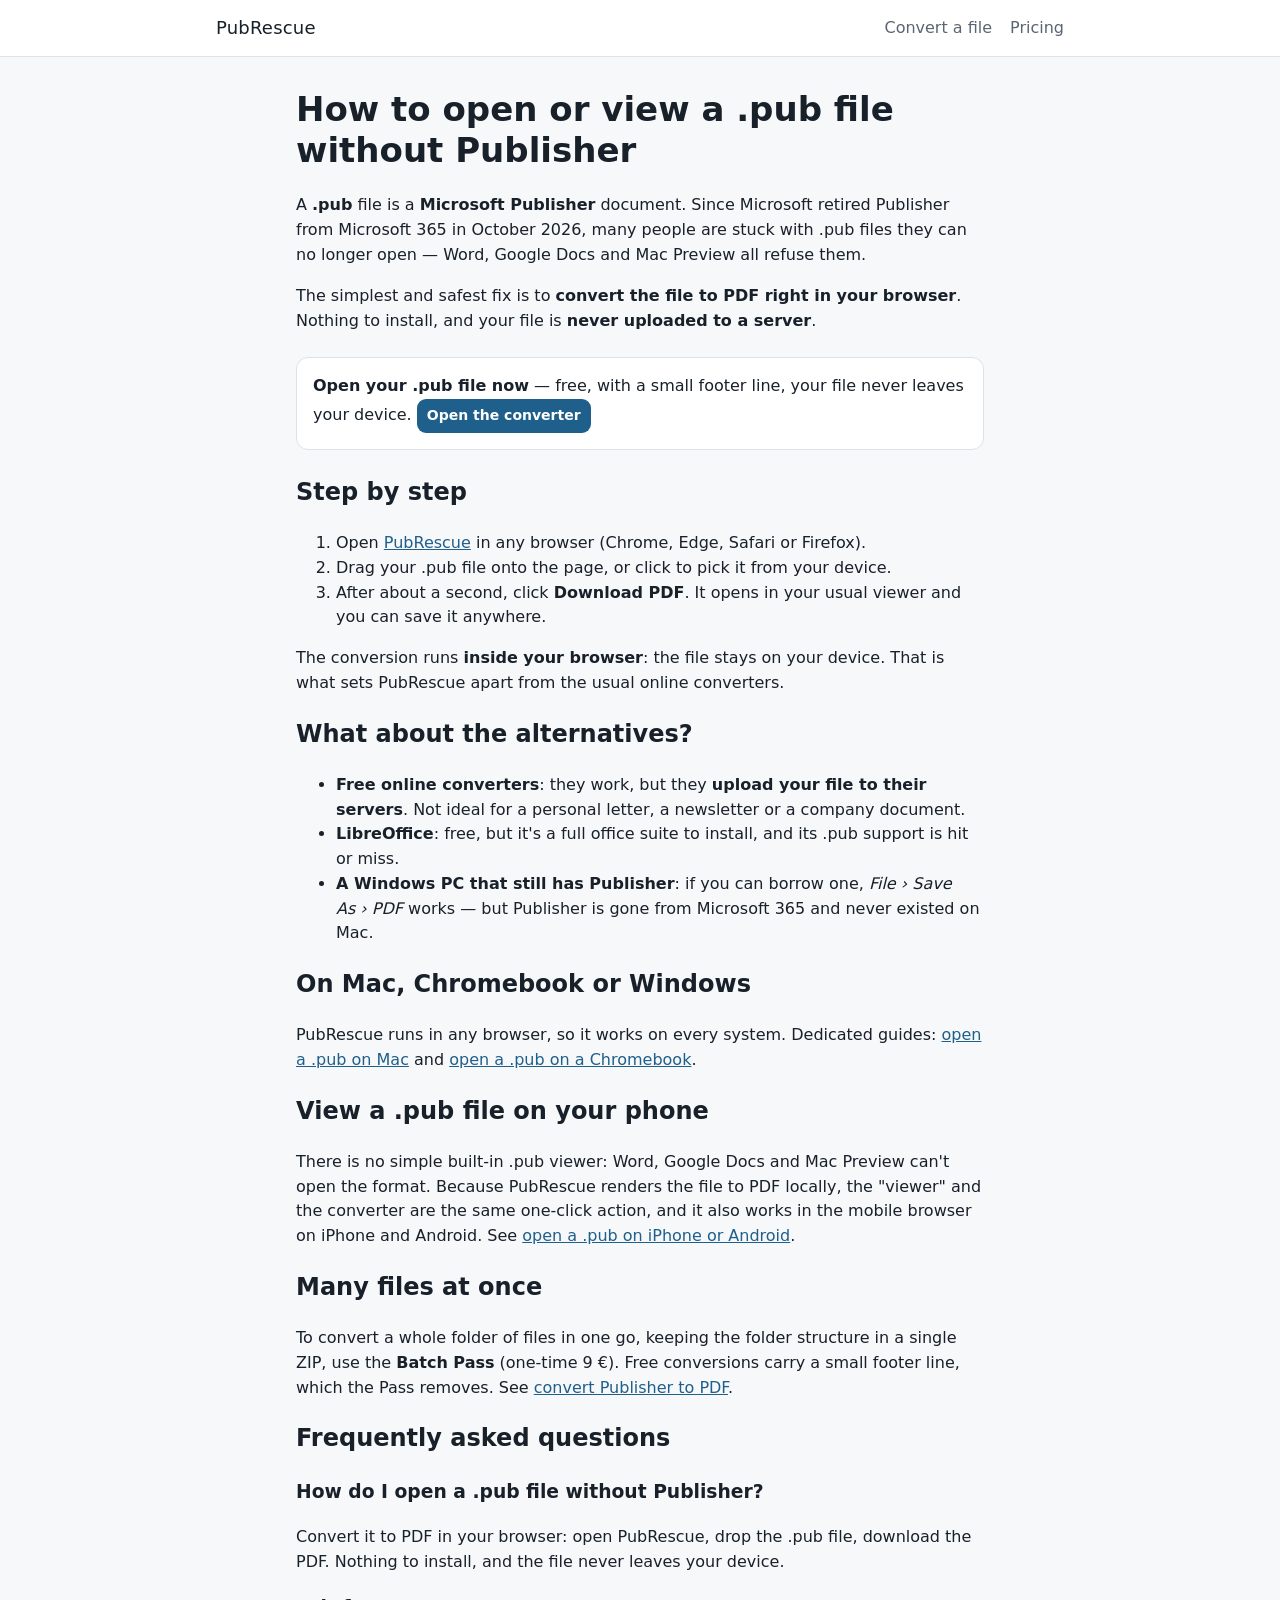
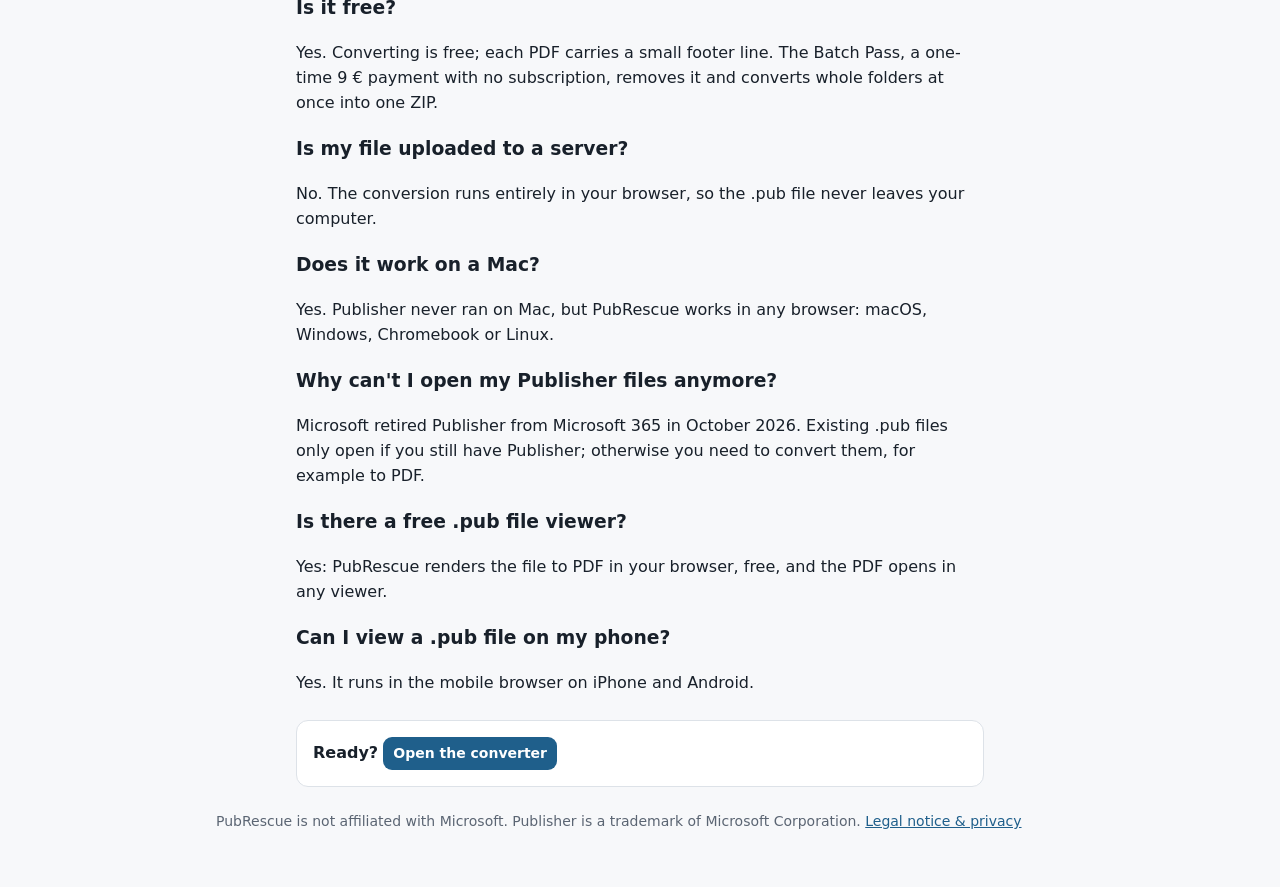
<file: open-pub-file-without-publisher.html>
<!doctype html>
<html lang="en">
<head>
<meta charset="utf-8">
<meta name="viewport" content="width=device-width, initial-scale=1">
<title>Open or View a .pub File Without Publisher (Free, No Upload)</title>
<meta name="description" content="Open a .pub file without Microsoft Publisher: convert it to PDF in your browser. Free, nothing uploaded, works on Mac, Windows, Chromebook and Linux.">
<link rel="canonical" href="https://ycmmm-hub.github.io/pubrescue/open-pub-file-without-publisher.html">
<link rel="icon" href="icons/icon-192.png">
<link rel="stylesheet" href="css/app.css">
<meta property="og:title" content="How to open a .pub file without Publisher">
<meta property="og:description" content="Convert a Microsoft Publisher (.pub) file to PDF in your browser — free, nothing installed, nothing uploaded.">
<meta property="og:type" content="website">
<meta property="og:url" content="https://ycmmm-hub.github.io/pubrescue/open-pub-file-without-publisher.html">
<script type="application/ld+json">
{
  "@context": "https://schema.org",
  "@graph": [
    {
      "@type": "HowTo",
      "name": "Open a .pub file without Publisher",
      "description": "Open a Microsoft Publisher (.pub) file without Publisher by converting it to PDF in the browser, with no upload.",
      "totalTime": "PT1M",
      "step": [
        { "@type": "HowToStep", "position": 1, "name": "Open the converter", "text": "Open PubRescue in any browser — Chrome, Edge, Safari or Firefox." },
        { "@type": "HowToStep", "position": 2, "name": "Add the .pub file", "text": "Drag the .pub file onto the page, or click to pick it from your device." },
        { "@type": "HowToStep", "position": 3, "name": "Download the PDF", "text": "After about a second, click Download PDF. The file stays on your device — nothing is uploaded." }
      ]
    },
    {
      "@type": "FAQPage",
      "mainEntity": [
        { "@type": "Question", "name": "How do I open a .pub file without Publisher?", "acceptedAnswer": { "@type": "Answer", "text": "Convert it to PDF in your browser. Open PubRescue, drop the .pub file, download the PDF. Nothing to install, and the file never leaves your device." } },
        { "@type": "Question", "name": "Is it free?", "acceptedAnswer": { "@type": "Answer", "text": "Yes. Converting is free; each PDF carries a small footer line. The Batch Pass, a one-time 9 € payment with no subscription, removes it and converts whole folders at once into one ZIP." } },
        { "@type": "Question", "name": "Is my file uploaded to a server?", "acceptedAnswer": { "@type": "Answer", "text": "No. The conversion runs entirely in your browser. The .pub file never leaves your computer, which matters for personal or work documents." } },
        { "@type": "Question", "name": "Does it work on a Mac?", "acceptedAnswer": { "@type": "Answer", "text": "Yes. Publisher never ran on Mac, but PubRescue works in any browser — macOS, Windows, Chromebook or Linux." } },
        { "@type": "Question", "name": "Why can't I open my Publisher files anymore?", "acceptedAnswer": { "@type": "Answer", "text": "Microsoft retired Publisher from Microsoft 365 in October 2026. Existing .pub files only open if you still have Publisher; otherwise you need to convert them, for example to PDF." } },
        { "@type": "Question", "name": "Is there a free .pub file viewer?", "acceptedAnswer": { "@type": "Answer", "text": "Yes. PubRescue renders a .pub file to PDF in your browser, free, with nothing to install and nothing uploaded. The PDF opens in any viewer." } },
        { "@type": "Question", "name": "Can I view a .pub file on my phone?", "acceptedAnswer": { "@type": "Answer", "text": "Yes. PubRescue runs in the mobile browser on iPhone and Android: open the page, pick the .pub file, and view the PDF it produces." } }
      ]
    }
  ]
}
</script>
</head>
<body>
<header class="top"><div class="wrap"><a class="logo" href="index.html" style="text-decoration:none;color:inherit">PubRescue</a><nav><a href="index.html#tool">Convert a file</a><a href="index.html#pricing">Pricing</a></nav></div></header>
<main class="wrap article">
<h1>How to open or view a .pub file without Publisher</h1>
<p>A <b>.pub</b> file is a <b>Microsoft Publisher</b> document. Since Microsoft retired Publisher from Microsoft&nbsp;365 in October&nbsp;2026, many people are stuck with .pub files they can no longer open — Word, Google&nbsp;Docs and Mac Preview all refuse them.</p>
<p>The simplest and safest fix is to <b>convert the file to PDF right in your browser</b>. Nothing to install, and your file is <b>never uploaded to a server</b>.</p>

<div class="cta"><b>Open your .pub file now</b> — free, with a small footer line, your file never leaves your device. <a class="btn small" href="index.html#tool">Open the converter</a></div>

<h2>Step by step</h2>
<ol>
<li>Open <a href="index.html">PubRescue</a> in any browser (Chrome, Edge, Safari or Firefox).</li>
<li>Drag your .pub file onto the page, or click to pick it from your device.</li>
<li>After about a second, click <b>Download PDF</b>. It opens in your usual viewer and you can save it anywhere.</li>
</ol>
<p>The conversion runs <b>inside your browser</b>: the file stays on your device. That is what sets PubRescue apart from the usual online converters.</p>

<h2>What about the alternatives?</h2>
<ul>
<li><b>Free online converters</b>: they work, but they <b>upload your file to their servers</b>. Not ideal for a personal letter, a newsletter or a company document.</li>
<li><b>LibreOffice</b>: free, but it's a full office suite to install, and its .pub support is hit or miss.</li>
<li><b>A Windows PC that still has Publisher</b>: if you can borrow one, <i>File&nbsp;› Save As&nbsp;› PDF</i> works — but Publisher is gone from Microsoft&nbsp;365 and never existed on Mac.</li>
</ul>

<h2>On Mac, Chromebook or Windows</h2>
<p>PubRescue runs in any browser, so it works on every system. Dedicated guides: <a href="open-pub-file-on-mac.html">open a .pub on Mac</a> and <a href="open-pub-file-on-chromebook.html">open a .pub on a Chromebook</a>.</p>

<h2>View a .pub file on your phone</h2>
<p>There is no simple built-in .pub viewer: Word, Google&nbsp;Docs and Mac Preview can't open the format. Because PubRescue renders the file to PDF locally, the "viewer" and the converter are the same one-click action, and it also works in the mobile browser on iPhone and Android. See <a href="open-pub-file-on-phone.html">open a .pub on iPhone or Android</a>.</p>

<h2>Many files at once</h2>
<p>To convert a whole folder of files in one go, keeping the folder structure in a single ZIP, use the <b>Batch&nbsp;Pass</b> (one-time 9&nbsp;€). Free conversions carry a small footer line, which the Pass removes. See <a href="convert-publisher-to-pdf.html">convert Publisher to PDF</a>.</p>

<h2>Frequently asked questions</h2>
<h3>How do I open a .pub file without Publisher?</h3>
<p>Convert it to PDF in your browser: open PubRescue, drop the .pub file, download the PDF. Nothing to install, and the file never leaves your device.</p>
<h3>Is it free?</h3>
<p>Yes. Converting is free; each PDF carries a small footer line. The Batch Pass, a one-time 9&nbsp;&euro; payment with no subscription, removes it and converts whole folders at once into one ZIP.</p>
<h3>Is my file uploaded to a server?</h3>
<p>No. The conversion runs entirely in your browser, so the .pub file never leaves your computer.</p>
<h3>Does it work on a Mac?</h3>
<p>Yes. Publisher never ran on Mac, but PubRescue works in any browser: macOS, Windows, Chromebook or Linux.</p>
<h3>Why can't I open my Publisher files anymore?</h3>
<p>Microsoft retired Publisher from Microsoft&nbsp;365 in October&nbsp;2026. Existing .pub files only open if you still have Publisher; otherwise you need to convert them, for example to PDF.</p>
<h3>Is there a free .pub file viewer?</h3>
<p>Yes: PubRescue renders the file to PDF in your browser, free, and the PDF opens in any viewer.</p>
<h3>Can I view a .pub file on my phone?</h3>
<p>Yes. It runs in the mobile browser on iPhone and Android.</p>

<div class="cta"><b>Ready?</b> <a class="btn small" href="index.html#tool">Open the converter</a></div>
</main>
<footer class="wrap foot"><p>PubRescue is not affiliated with Microsoft. Publisher is a trademark of Microsoft Corporation. <a href="legal.html">Legal notice &amp; privacy</a></p></footer>
<script type="module" src="js/track.js"></script>
</body>
</html>
</file>
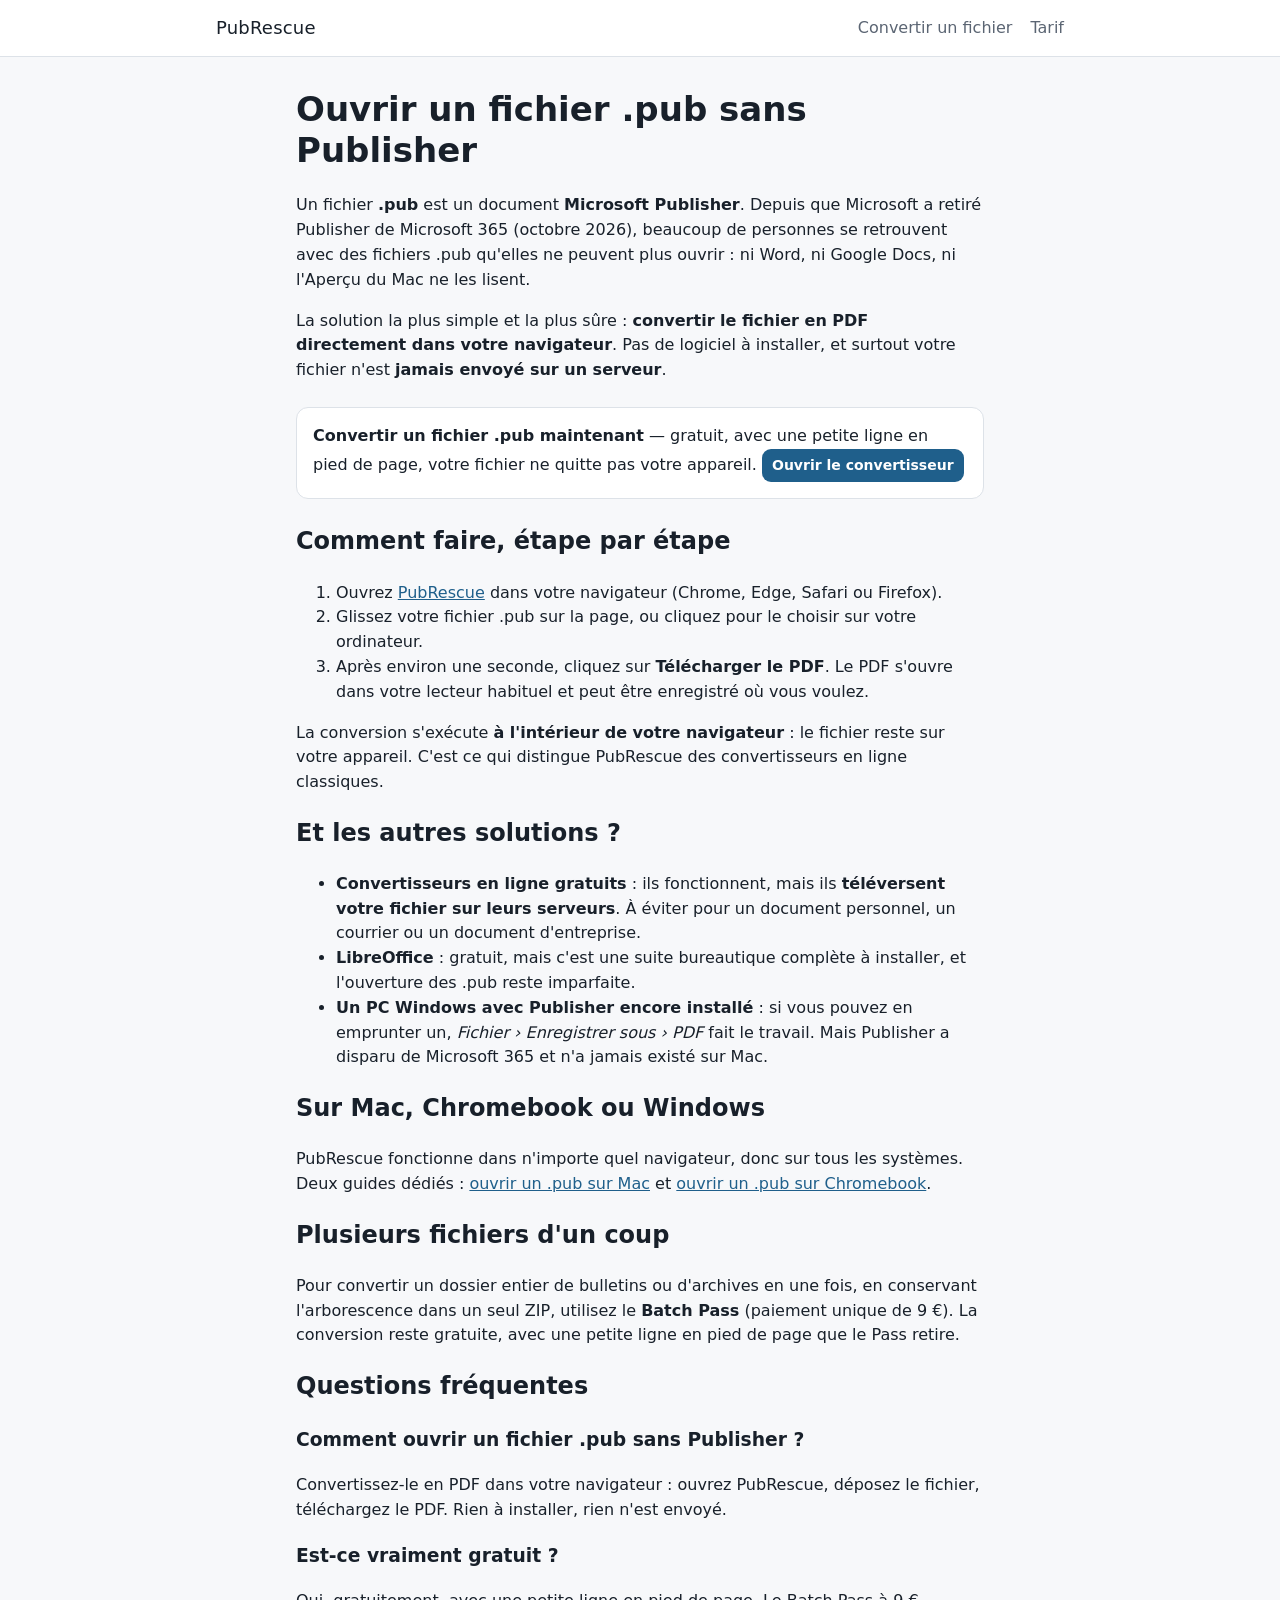
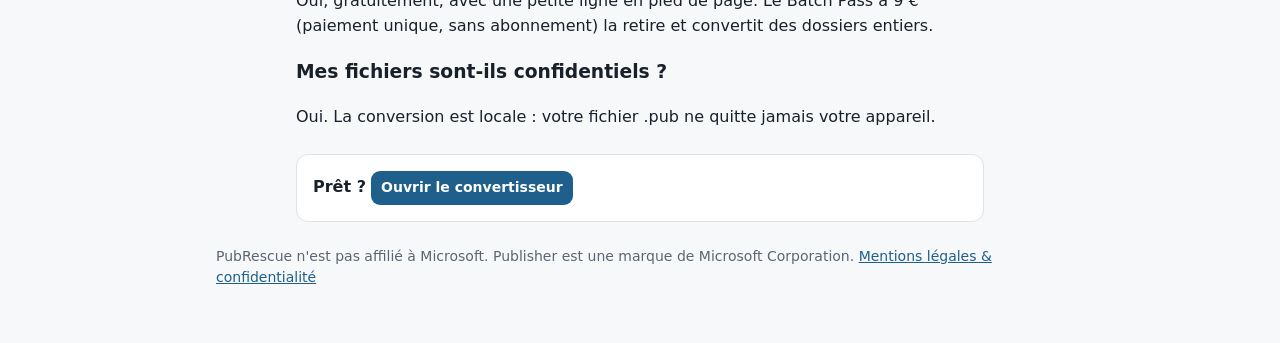
<file: ouvrir-fichier-publisher-sans-publisher.html>
<!doctype html>
<html lang="fr">
<head>
<meta charset="utf-8">
<meta name="viewport" content="width=device-width, initial-scale=1">
<title>Ouvrir un fichier Publisher (.pub) sans Publisher — convertir en PDF gratuit</title>
<meta name="description" content="Vous avez un fichier .pub mais plus de Microsoft Publisher ? Convertissez-le en PDF directement dans votre navigateur, gratuitement et sans envoyer le fichier sur un serveur. Fonctionne sur Mac, Windows et Chromebook.">
<link rel="canonical" href="https://ycmmm-hub.github.io/pubrescue/ouvrir-fichier-publisher-sans-publisher.html">
<link rel="icon" href="icons/icon-192.png">
<link rel="stylesheet" href="css/app.css">
<meta property="og:title" content="Ouvrir un fichier .pub sans Publisher">
<meta property="og:description" content="Convertissez un fichier Microsoft Publisher (.pub) en PDF dans votre navigateur, gratuitement, sans rien installer et sans envoyer votre fichier.">
<meta property="og:type" content="website">
<meta property="og:url" content="https://ycmmm-hub.github.io/pubrescue/ouvrir-fichier-publisher-sans-publisher.html">
<script type="application/ld+json">
{
  "@context": "https://schema.org",
  "@graph": [
    {
      "@type": "HowTo",
      "name": "Ouvrir un fichier .pub sans Publisher",
      "description": "Convertir un fichier Microsoft Publisher (.pub) en PDF directement dans le navigateur, sans logiciel et sans envoi du fichier.",
      "totalTime": "PT1M",
      "step": [
        { "@type": "HowToStep", "position": 1, "name": "Ouvrir le convertisseur", "text": "Ouvrez PubRescue dans votre navigateur (Chrome, Edge, Safari ou Firefox)." },
        { "@type": "HowToStep", "position": 2, "name": "Déposer le fichier .pub", "text": "Glissez votre fichier .pub sur la page, ou cliquez pour le choisir sur votre ordinateur." },
        { "@type": "HowToStep", "position": 3, "name": "Télécharger le PDF", "text": "Après environ une seconde, cliquez sur Télécharger le PDF. Le fichier reste sur votre appareil, rien n'est envoyé." }
      ]
    },
    {
      "@type": "FAQPage",
      "mainEntity": [
        { "@type": "Question", "name": "Comment ouvrir un fichier .pub sans Publisher ?", "acceptedAnswer": { "@type": "Answer", "text": "Le plus simple est de convertir le fichier .pub en PDF dans votre navigateur. Ouvrez PubRescue, déposez le fichier, téléchargez le PDF. Aucun logiciel à installer, et le fichier ne quitte pas votre appareil." } },
        { "@type": "Question", "name": "Est-ce gratuit ?", "acceptedAnswer": { "@type": "Answer", "text": "Oui. La conversion est gratuite ; chaque PDF porte une petite ligne en pied de page. Le Batch Pass, un paiement unique de 9 € sans abonnement, la retire et convertit des dossiers entiers d'un coup en un seul ZIP." } },
        { "@type": "Question", "name": "Mon fichier est-il envoyé sur un serveur ?", "acceptedAnswer": { "@type": "Answer", "text": "Non. La conversion se fait entièrement dans votre navigateur. Le fichier .pub ne quitte jamais votre ordinateur, ce qui est important pour des documents personnels ou professionnels." } },
        { "@type": "Question", "name": "Ça marche sur Mac ?", "acceptedAnswer": { "@type": "Answer", "text": "Oui. Publisher n'a jamais existé sur Mac, mais PubRescue fonctionne dans n'importe quel navigateur — macOS, Windows, Chromebook ou Linux." } },
        { "@type": "Question", "name": "Pourquoi je ne peux plus ouvrir mes fichiers Publisher ?", "acceptedAnswer": { "@type": "Answer", "text": "Microsoft a retiré Publisher de Microsoft 365 en octobre 2026. Les fichiers .pub existants restent lisibles uniquement si l'on dispose encore de Publisher ; sinon il faut les convertir, par exemple en PDF." } }
      ]
    }
  ]
}
</script>
</head>
<body>
<header class="top"><div class="wrap"><a class="logo" href="index.html" style="text-decoration:none;color:inherit">PubRescue</a><nav><a href="index.html#tool">Convertir un fichier</a><a href="index.html#pricing">Tarif</a></nav></div></header>
<main class="wrap article">
<h1>Ouvrir un fichier .pub sans Publisher</h1>
<p>Un fichier <b>.pub</b> est un document <b>Microsoft Publisher</b>. Depuis que Microsoft a retiré Publisher de Microsoft&nbsp;365 (octobre&nbsp;2026), beaucoup de personnes se retrouvent avec des fichiers&nbsp;.pub qu'elles ne peuvent plus ouvrir : ni Word, ni Google&nbsp;Docs, ni l'Aperçu du Mac ne les lisent.</p>
<p>La solution la plus simple et la plus sûre : <b>convertir le fichier en PDF directement dans votre navigateur</b>. Pas de logiciel à installer, et surtout votre fichier n'est <b>jamais envoyé sur un serveur</b>.</p>

<div class="cta"><b>Convertir un fichier .pub maintenant</b> — gratuit, avec une petite ligne en pied de page, votre fichier ne quitte pas votre appareil. <a class="btn small" href="index.html#tool">Ouvrir le convertisseur</a></div>

<h2>Comment faire, étape par étape</h2>
<ol>
<li>Ouvrez <a href="index.html">PubRescue</a> dans votre navigateur (Chrome, Edge, Safari ou Firefox).</li>
<li>Glissez votre fichier&nbsp;.pub sur la page, ou cliquez pour le choisir sur votre ordinateur.</li>
<li>Après environ une seconde, cliquez sur <b>Télécharger le PDF</b>. Le PDF s'ouvre dans votre lecteur habituel et peut être enregistré où vous voulez.</li>
</ol>
<p>La conversion s'exécute <b>à l'intérieur de votre navigateur</b> : le fichier reste sur votre appareil. C'est ce qui distingue PubRescue des convertisseurs en ligne classiques.</p>

<h2>Et les autres solutions ?</h2>
<ul>
<li><b>Convertisseurs en ligne gratuits</b> : ils fonctionnent, mais ils <b>téléversent votre fichier sur leurs serveurs</b>. À éviter pour un document personnel, un courrier ou un document d'entreprise.</li>
<li><b>LibreOffice</b> : gratuit, mais c'est une suite bureautique complète à installer, et l'ouverture des&nbsp;.pub reste imparfaite.</li>
<li><b>Un PC Windows avec Publisher encore installé</b> : si vous pouvez en emprunter un, <i>Fichier&nbsp;› Enregistrer sous&nbsp;› PDF</i> fait le travail. Mais Publisher a disparu de Microsoft&nbsp;365 et n'a jamais existé sur Mac.</li>
</ul>

<h2>Sur Mac, Chromebook ou Windows</h2>
<p>PubRescue fonctionne dans n'importe quel navigateur, donc sur tous les systèmes. Deux guides dédiés&nbsp;: <a href="open-pub-file-on-mac.html">ouvrir un .pub sur Mac</a> et <a href="open-pub-file-on-chromebook.html">ouvrir un .pub sur Chromebook</a>.</p>

<h2>Plusieurs fichiers d'un coup</h2>
<p>Pour convertir un dossier entier de bulletins ou d'archives en une fois, en conservant l'arborescence dans un seul ZIP, utilisez le <b>Batch&nbsp;Pass</b> (paiement unique de 9&nbsp;€). La conversion reste gratuite, avec une petite ligne en pied de page que le Pass retire.</p>

<h2>Questions fréquentes</h2>
<h3>Comment ouvrir un fichier .pub sans Publisher ?</h3>
<p>Convertissez-le en PDF dans votre navigateur&nbsp;: ouvrez PubRescue, déposez le fichier, téléchargez le PDF. Rien à installer, rien n'est envoyé.</p>
<h3>Est-ce vraiment gratuit ?</h3>
<p>Oui, gratuitement, avec une petite ligne en pied de page. Le Batch&nbsp;Pass à 9&nbsp;€ (paiement unique, sans abonnement) la retire et convertit des dossiers entiers.</p>
<h3>Mes fichiers sont-ils confidentiels ?</h3>
<p>Oui. La conversion est locale&nbsp;: votre fichier .pub ne quitte jamais votre appareil.</p>

<div class="cta"><b>Prêt ?</b> <a class="btn small" href="index.html#tool">Ouvrir le convertisseur</a></div>
</main>
<footer class="wrap foot"><p>PubRescue n'est pas affilié à Microsoft. Publisher est une marque de Microsoft Corporation. <a href="legal.html">Mentions légales &amp; confidentialité</a></p></footer>
<script type="module" src="js/track.js"></script>
</body>
</html>
</file>
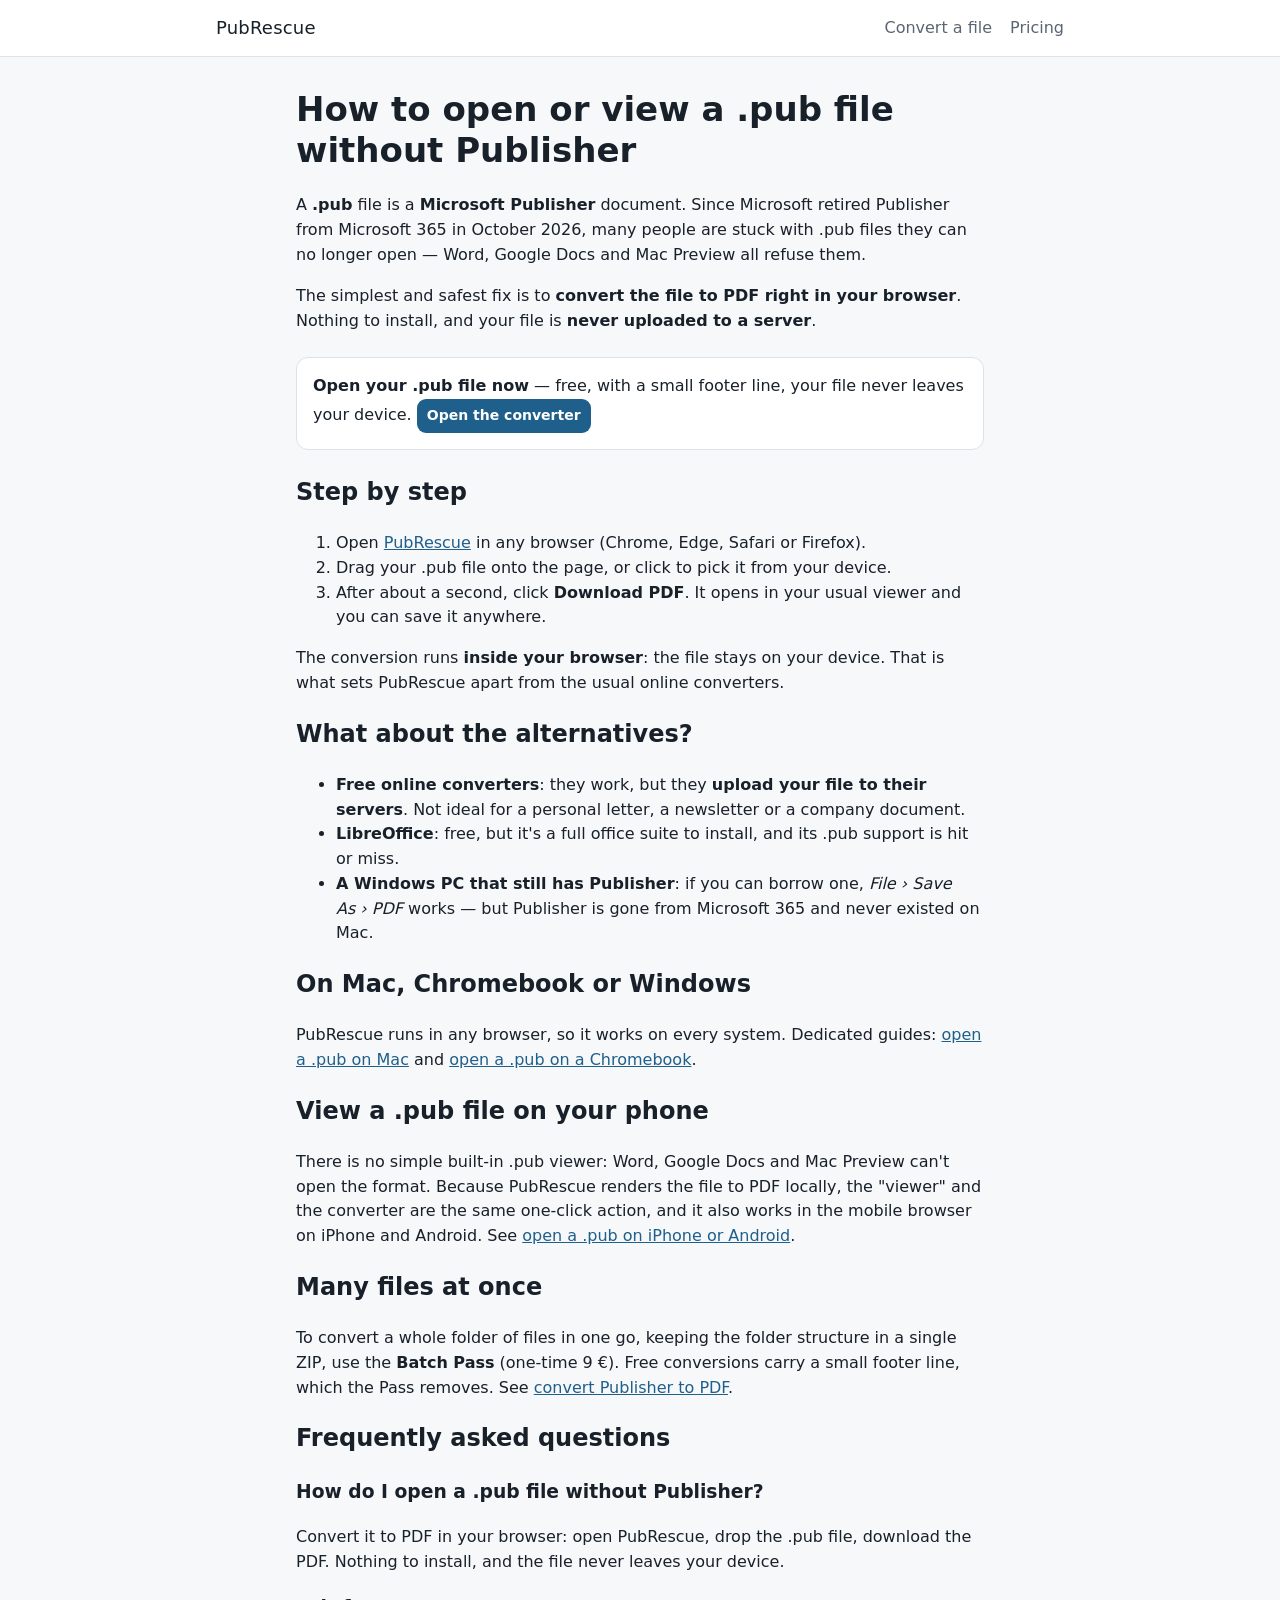
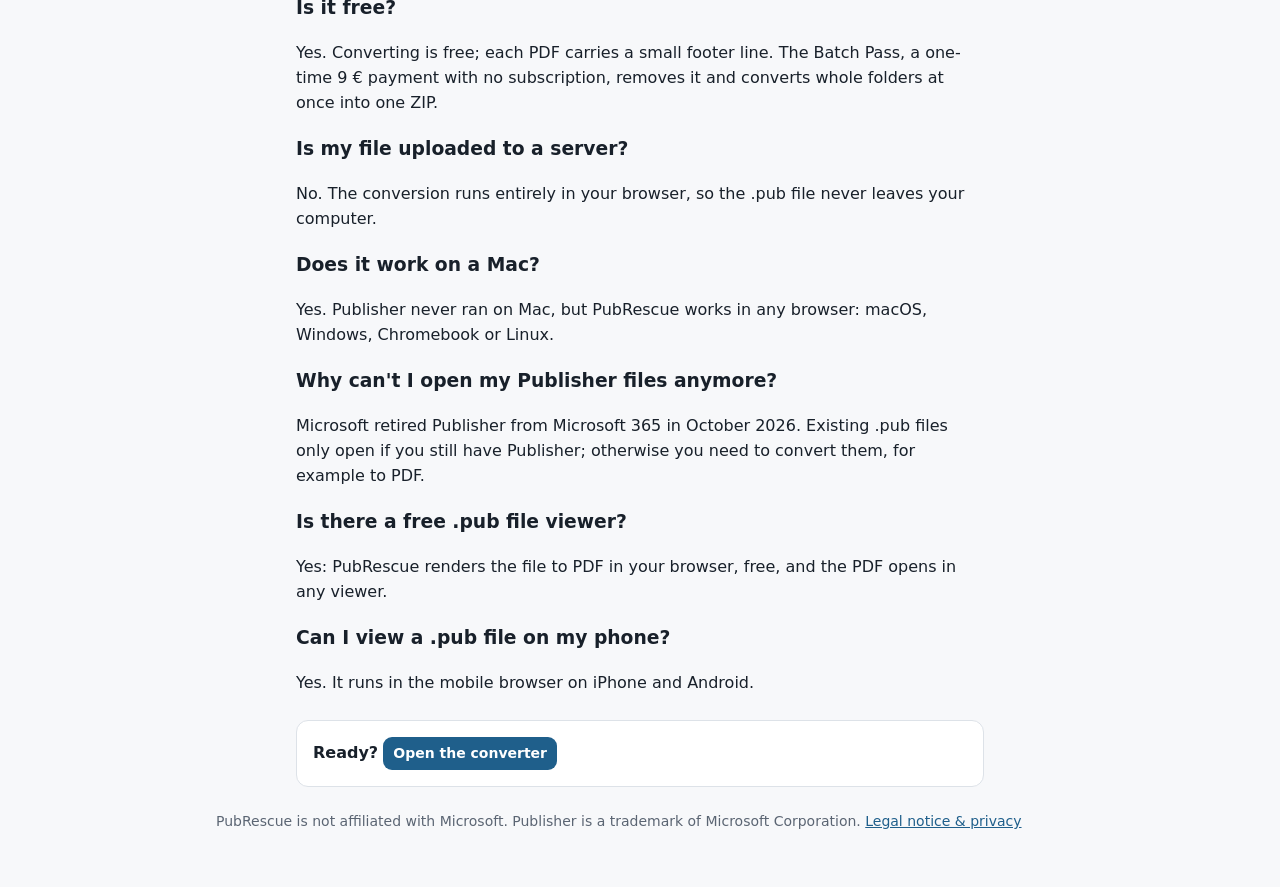
<file: pub-file-viewer.html>
<!doctype html>
<html lang="en">
<head>
<meta charset="utf-8">
<meta name="viewport" content="width=device-width, initial-scale=1">
<title>PUB file viewer: moved to open-pub-file-without-publisher</title>
<meta name="description" content="This page has moved to the guide on opening or viewing a .pub file without Publisher.">
<link rel="canonical" href="https://ycmmm-hub.github.io/pubrescue/open-pub-file-without-publisher.html">
<meta http-equiv="refresh" content="0; url=open-pub-file-without-publisher.html">
<meta name="robots" content="noindex,follow">
<link rel="icon" href="icons/icon-192.png">
</head>
<body>
<p>This page has moved: <a href="open-pub-file-without-publisher.html">open or view a .pub file without Publisher</a>.</p>
</body>
</html>
</file>
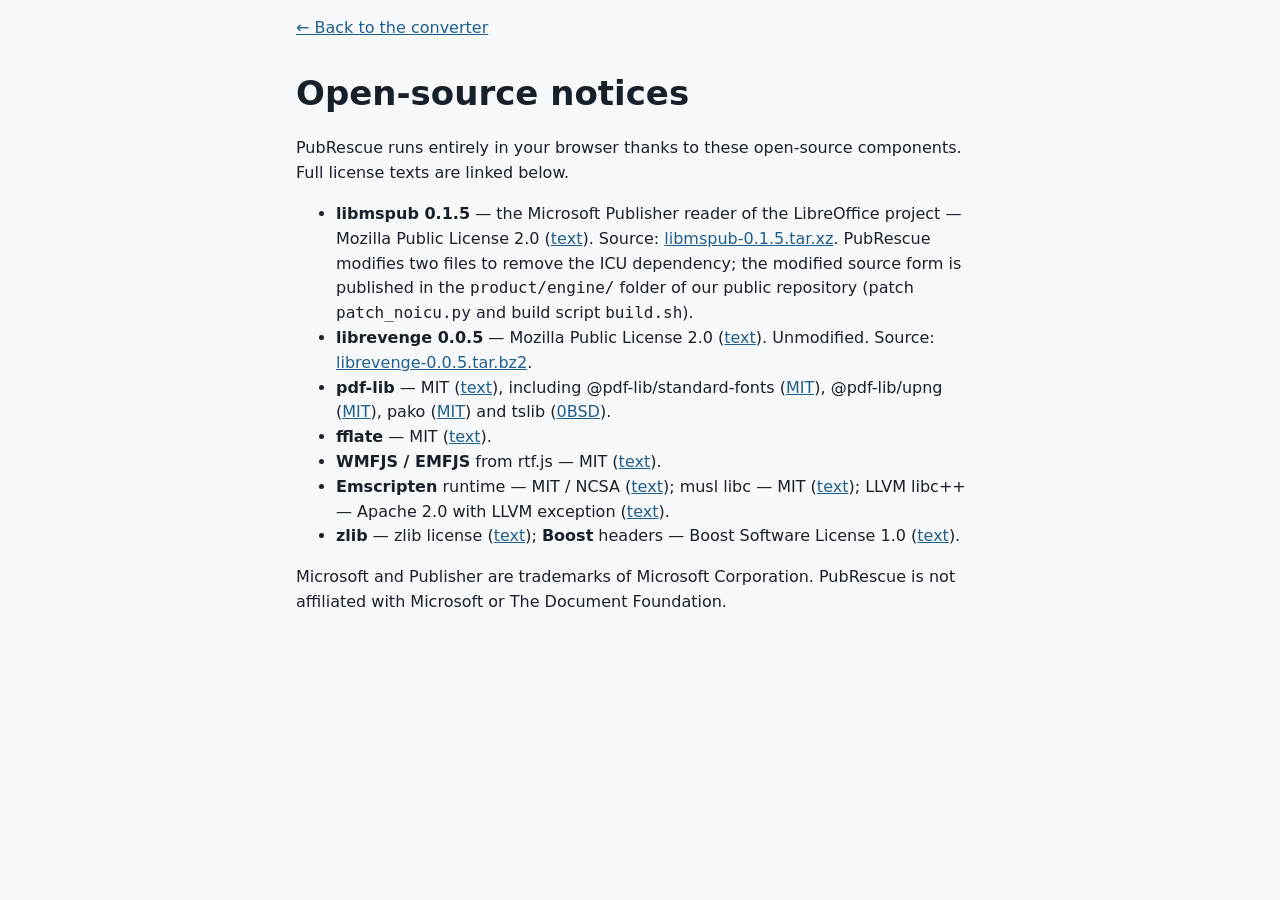
<file: third-party-notices.html>
<!doctype html>
<html lang="en">
<head>
<meta charset="utf-8">
<meta name="viewport" content="width=device-width, initial-scale=1">
<title>Open-source notices — PubRescue</title>
<link rel="stylesheet" href="css/app.css">
</head>
<body>
<main class="wrap article">
  <p><a href="index.html">← Back to the converter</a></p>
  <h1>Open-source notices</h1>
  <p>PubRescue runs entirely in your browser thanks to these open-source components. Full license texts are linked below.</p>
  <ul>
    <li><b>libmspub 0.1.5</b> — the Microsoft Publisher reader of the LibreOffice project — Mozilla Public License 2.0 (<a href="licenses/MPL-2.0.txt">text</a>). Source: <a href="https://dev-www.libreoffice.org/src/libmspub-0.1.5.tar.xz">libmspub-0.1.5.tar.xz</a>. PubRescue modifies two files to remove the ICU dependency; the modified source form is published in the <code>product/engine/</code> folder of our public repository (patch <code>patch_noicu.py</code> and build script <code>build.sh</code>).</li>
    <li><b>librevenge 0.0.5</b> — Mozilla Public License 2.0 (<a href="licenses/MPL-2.0.txt">text</a>). Unmodified. Source: <a href="https://dev-www.libreoffice.org/src/librevenge-0.0.5.tar.bz2">librevenge-0.0.5.tar.bz2</a>.</li>
    <li><b>pdf-lib</b> — MIT (<a href="licenses/pdf-lib.txt">text</a>), including @pdf-lib/standard-fonts (<a href="licenses/pdf-lib-standard-fonts.txt">MIT</a>), @pdf-lib/upng (<a href="licenses/pdf-lib-upng.txt">MIT</a>), pako (<a href="licenses/pako.txt">MIT</a>) and tslib (<a href="licenses/tslib.txt">0BSD</a>).</li>
    <li><b>fflate</b> — MIT (<a href="licenses/fflate.txt">text</a>).</li>
    <li><b>WMFJS / EMFJS</b> from rtf.js — MIT (<a href="licenses/rtf.js.txt">text</a>).</li>
    <li><b>Emscripten</b> runtime — MIT / NCSA (<a href="licenses/emscripten.txt">text</a>); musl libc — MIT (<a href="licenses/musl-MIT.txt">text</a>); LLVM libc++ — Apache 2.0 with LLVM exception (<a href="licenses/llvm-libcxx-Apache-2.0-with-LLVM-exception.txt">text</a>).</li>
    <li><b>zlib</b> — zlib license (<a href="licenses/zlib.txt">text</a>); <b>Boost</b> headers — Boost Software License 1.0 (<a href="licenses/boost-BSL-1.0.txt">text</a>).</li>
  </ul>
  <p>Microsoft and Publisher are trademarks of Microsoft Corporation. PubRescue is not affiliated with Microsoft or The Document Foundation.</p>
</main>
</body>
</html>
</file>
<file: css/app.css>
[hidden] { display: none !important; }
:root {
  --bg: #f7f8fa; --surface: #ffffff; --text: #18202a; --muted: #5b6573; --line: #dde2e8;
  --accent: #1f5f8b; --accent-ink: #ffffff; --ok: #1d7a46; --err: #b3261e; --drop: #eef4f9;
}
@media (prefers-color-scheme: dark) {
  :root:not([data-theme="light"]) {
    --bg: #111418; --surface: #1a1f25; --text: #e7ebf0; --muted: #9aa5b1; --line: #2c333b;
    --accent: #5fa8dc; --accent-ink: #0b1620; --ok: #59c38a; --err: #ff8a80; --drop: #16232e;
  }
}
:root[data-theme="dark"] {
  --bg: #111418; --surface: #1a1f25; --text: #e7ebf0; --muted: #9aa5b1; --line: #2c333b;
  --accent: #5fa8dc; --accent-ink: #0b1620; --ok: #59c38a; --err: #ff8a80; --drop: #16232e;
}
* { box-sizing: border-box; }
body { margin: 0; background: var(--bg); color: var(--text); font: 16px/1.55 system-ui, -apple-system, "Segoe UI", Roboto, sans-serif; }
.wrap { max-width: 880px; margin: 0 auto; padding: 0 16px; }
a { color: var(--accent); }
.top { background: var(--surface); border-bottom: 1px solid var(--line); }
.top .wrap { display: flex; align-items: center; justify-content: space-between; height: 56px; }
.top nav a { margin-left: 18px; text-decoration: none; color: var(--muted); }
.logo { font-size: 18px; letter-spacing: .2px; }
.hero h1 { font-size: clamp(26px, 5vw, 38px); line-height: 1.15; margin: 36px 0 12px; }
.lead { font-size: 18px; color: var(--muted); margin: 0 0 24px; }
.tool { background: var(--surface); border: 1px solid var(--line); border-radius: 14px; padding: 18px; }
.drop { display: flex; flex-direction: column; align-items: center; justify-content: center; gap: 4px; min-height: 160px;
  border: 2px dashed var(--accent); border-radius: 12px; background: var(--drop); cursor: pointer; text-align: center; padding: 16px; }
.drop.over { filter: brightness(.95); }
.drop-title { font-weight: 600; font-size: 18px; }
.drop-sub { color: var(--muted); }
.tool-actions { display: flex; flex-wrap: wrap; gap: 10px; margin-top: 12px; }
.btn { display: inline-block; border: 0; border-radius: 9px; padding: 10px 16px; background: var(--accent); color: var(--accent-ink);
  font: inherit; font-weight: 600; text-decoration: none; cursor: pointer; }
.btn.ghost { background: transparent; color: var(--accent); border: 1px solid var(--accent); }
.btn.small { padding: 6px 10px; font-size: 14px; }
.link { background: none; border: 0; color: var(--accent); cursor: pointer; font: inherit; padding: 8px 0; text-decoration: underline; }
.summary { color: var(--muted); margin: 12px 0 0; }
.files { list-style: none; padding: 0; margin: 8px 0 0; }
.file { display: grid; grid-template-columns: 1fr auto auto; gap: 4px 12px; align-items: center; padding: 10px 0; border-top: 1px solid var(--line); }
.file .name { font-weight: 600; overflow-wrap: anywhere; }
.file .meta { grid-column: 1; grid-row: 2; color: var(--muted); font-size: 14px; }
.file .status { font-size: 14px; color: var(--muted); }
.file.done .status { color: var(--ok); }
.file.error .status { color: var(--err); }
.file .btn { grid-column: 3; grid-row: 1 / span 2; }
.ok-msg { color: var(--ok); margin: 8px 0 0; }
section { margin: 40px 0; }
.steps li { margin: 6px 0; }
.plans { display: grid; grid-template-columns: repeat(auto-fit, minmax(240px, 1fr)); gap: 16px; }
.plan { background: var(--surface); border: 1px solid var(--line); border-radius: 14px; padding: 18px; }
.plan.featured { border: 2px solid var(--accent); }
.plan h3 { margin: 0; }
.amount { font-size: 30px; font-weight: 700; margin: 6px 0; }
.amount small { font-size: 15px; color: var(--muted); font-weight: 400; }
.plan ul { padding-left: 18px; }
.faq details { background: var(--surface); border: 1px solid var(--line); border-radius: 10px; padding: 12px 14px; margin: 8px 0; }
.faq summary { cursor: pointer; font-weight: 600; }
.foot { color: var(--muted); font-size: 14px; padding-bottom: 40px; }
.modal { position: fixed; inset: 0; background: rgba(0, 0, 0, .45); display: flex; align-items: center; justify-content: center; padding: 16px; }
.modal[hidden] { display: none; }
.card { background: var(--surface); border-radius: 14px; padding: 22px; max-width: 460px; width: 100%; }
.card h2 { margin-top: 0; }
.row { display: flex; gap: 8px; margin-top: 6px; }
.row input { flex: 1; min-width: 0; padding: 10px; border: 1px solid var(--line); border-radius: 9px; background: var(--bg); color: var(--text); font: inherit; }
.code-msg { min-height: 1.4em; font-size: 14px; }
@media (max-width: 520px) {
  .top nav a { margin-left: 10px; font-size: 14px; }
  .file { grid-template-columns: 1fr auto; }
  .file .btn { grid-column: 1 / -1; grid-row: auto; justify-self: start; }
}
.promises { list-style: none; padding: 0; margin: 0 0 22px; }
.promises li { padding-left: 26px; position: relative; margin: 6px 0; }
.promises li::before { content: "✓"; position: absolute; left: 0; color: var(--ok); font-weight: 700; }
.example { display: grid; grid-template-columns: 1fr 260px; gap: 20px; align-items: start; }
.example figure { margin: 0; }
.example img { width: 100%; height: auto; border: 1px solid var(--line); border-radius: 8px; background: #fff; }
.example figcaption { color: var(--muted); font-size: 14px; margin-top: 6px; }
.specs li, .guides li { margin: 6px 0; }
.article { max-width: 720px; }
.article h1 { font-size: clamp(26px, 5vw, 34px); line-height: 1.2; margin-top: 32px; }
.cta { background: var(--surface); border: 1px solid var(--line); border-radius: 12px; padding: 16px; margin: 24px 0; }
@media (max-width: 640px) { .example { grid-template-columns: 1fr; } .example figure { max-width: 260px; } }
</file>
